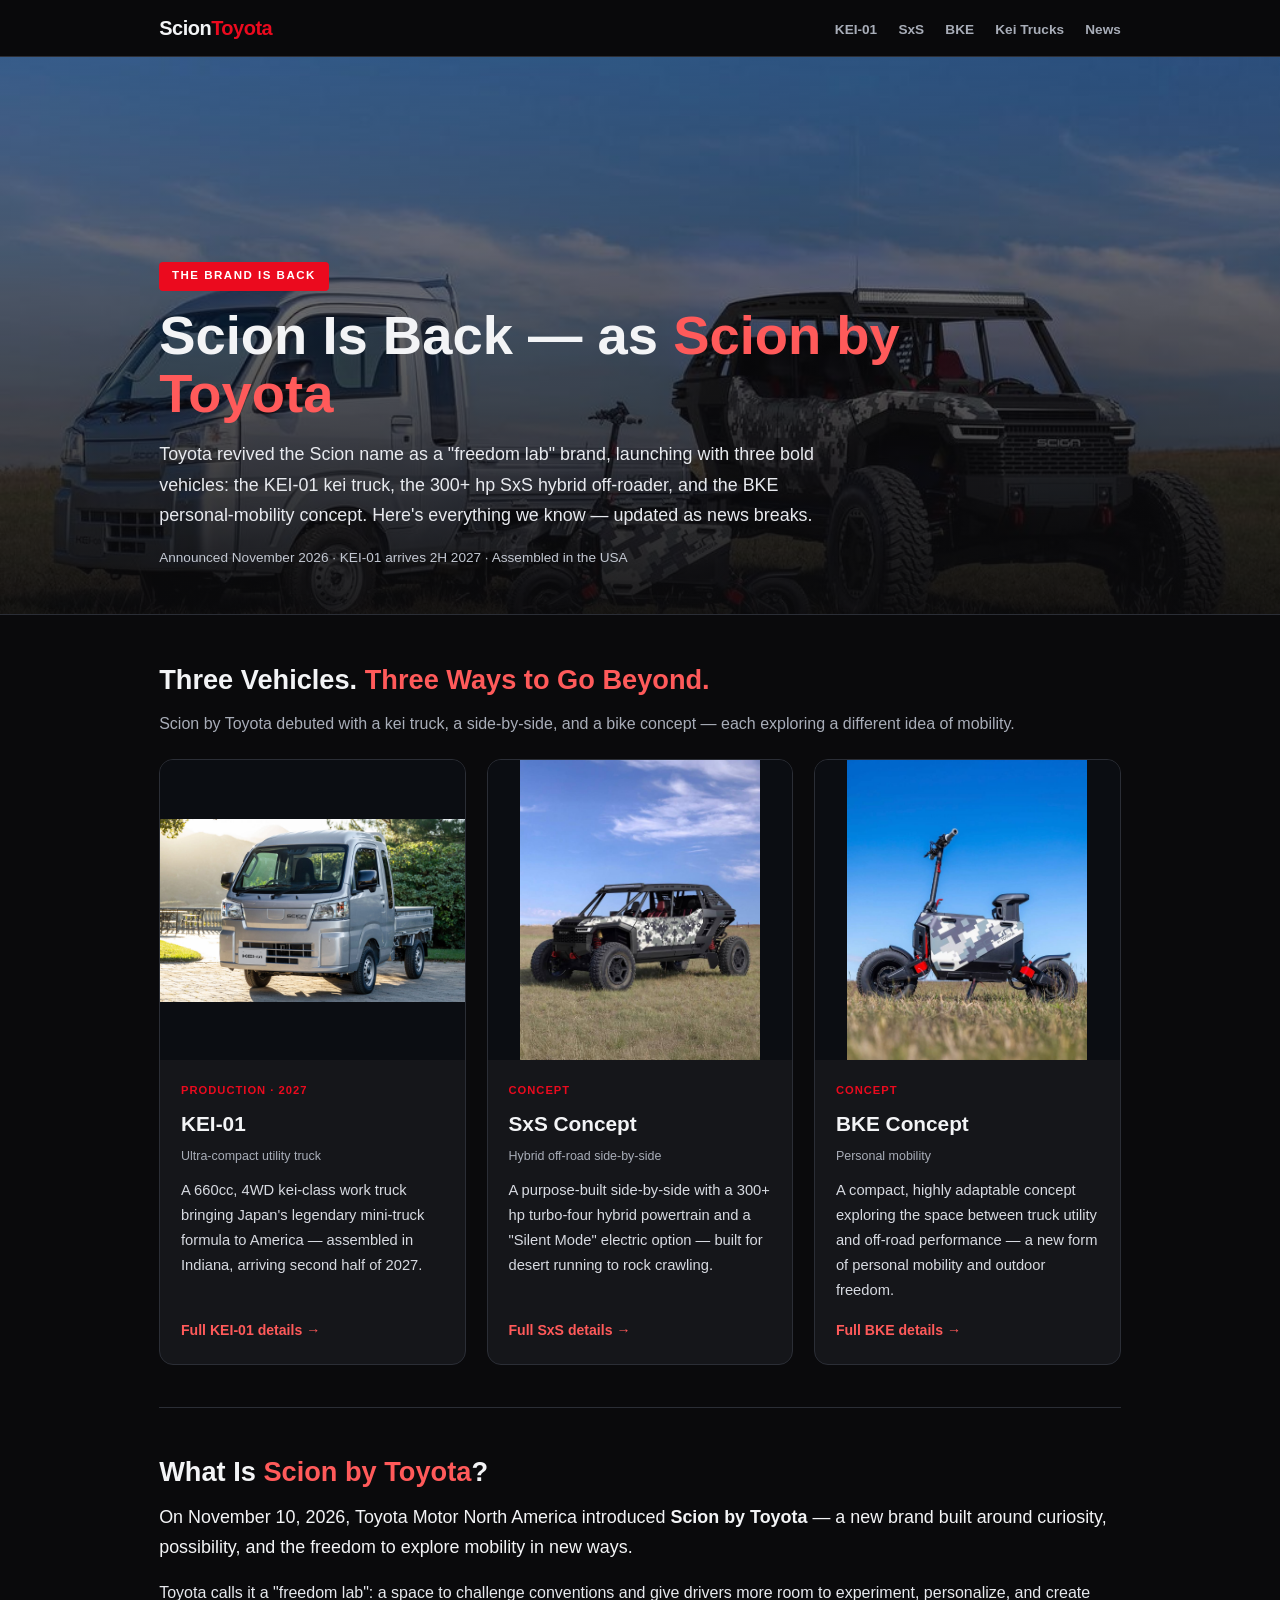
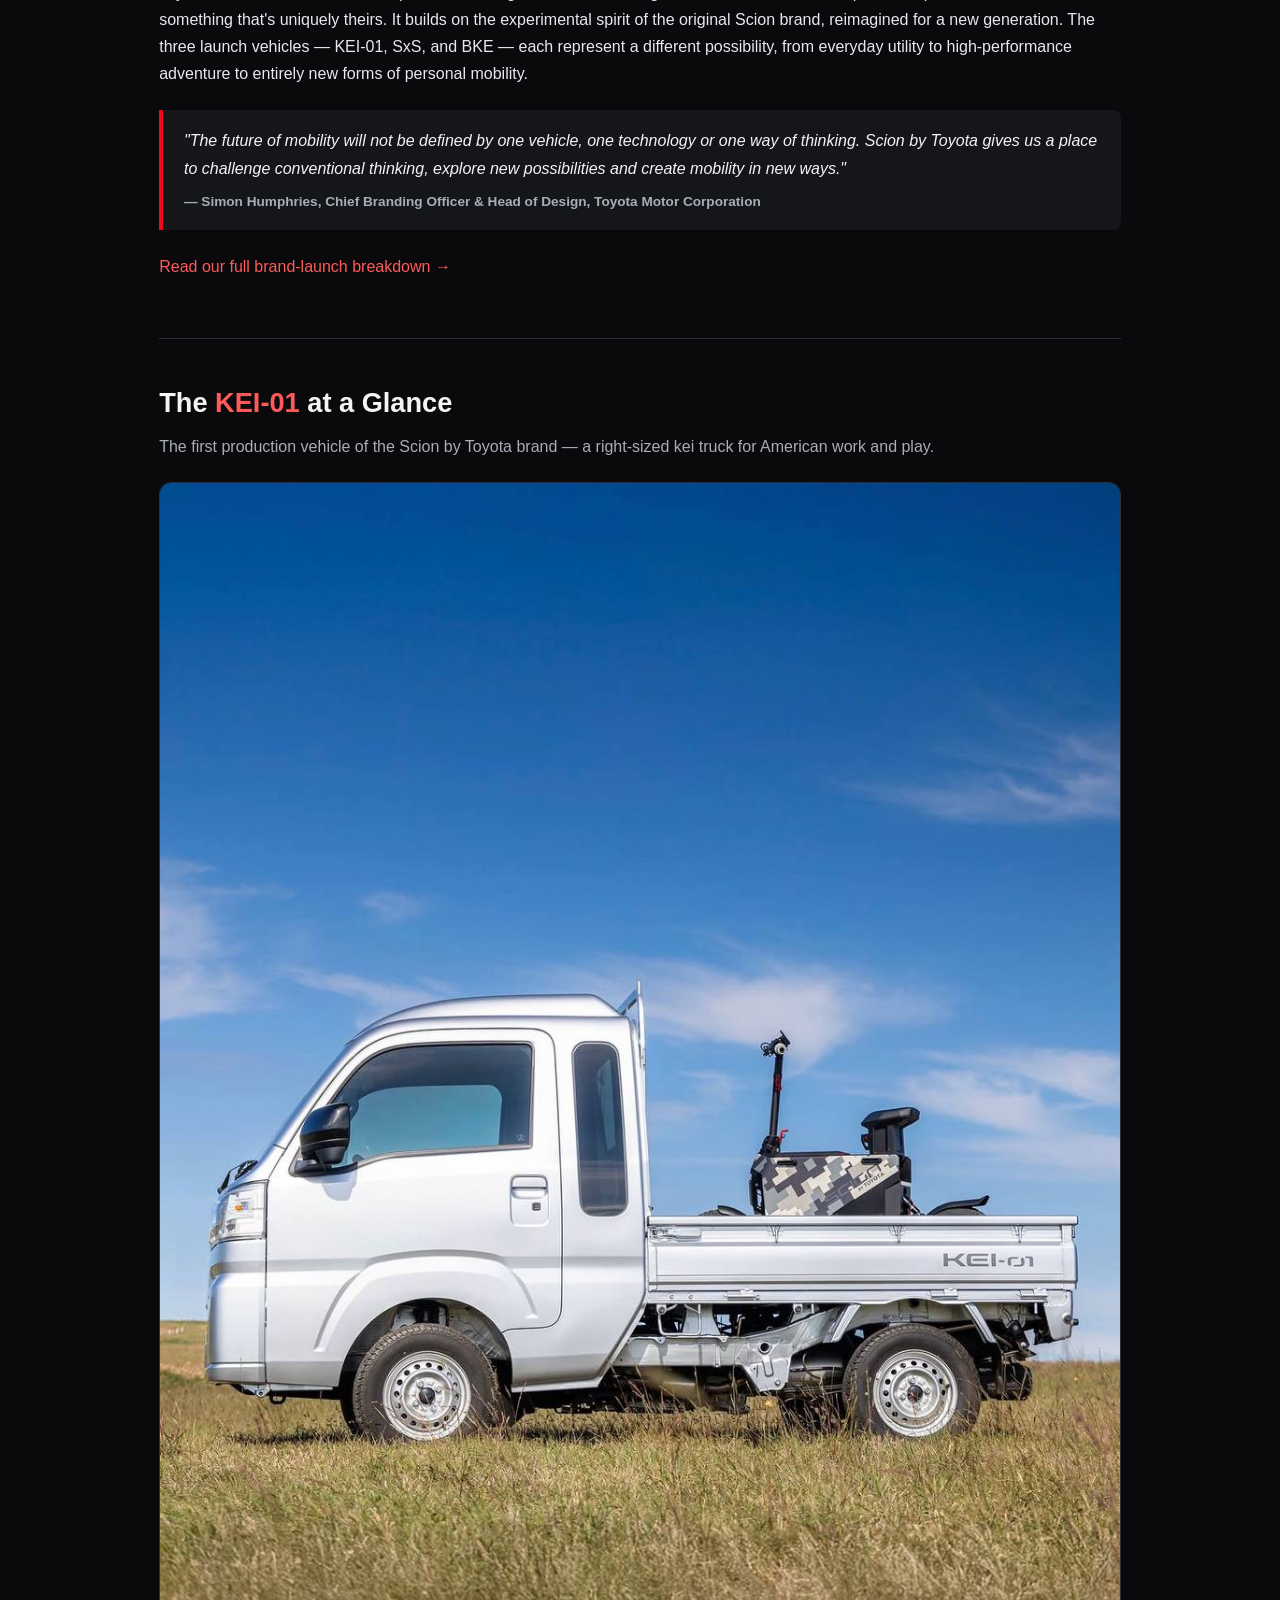
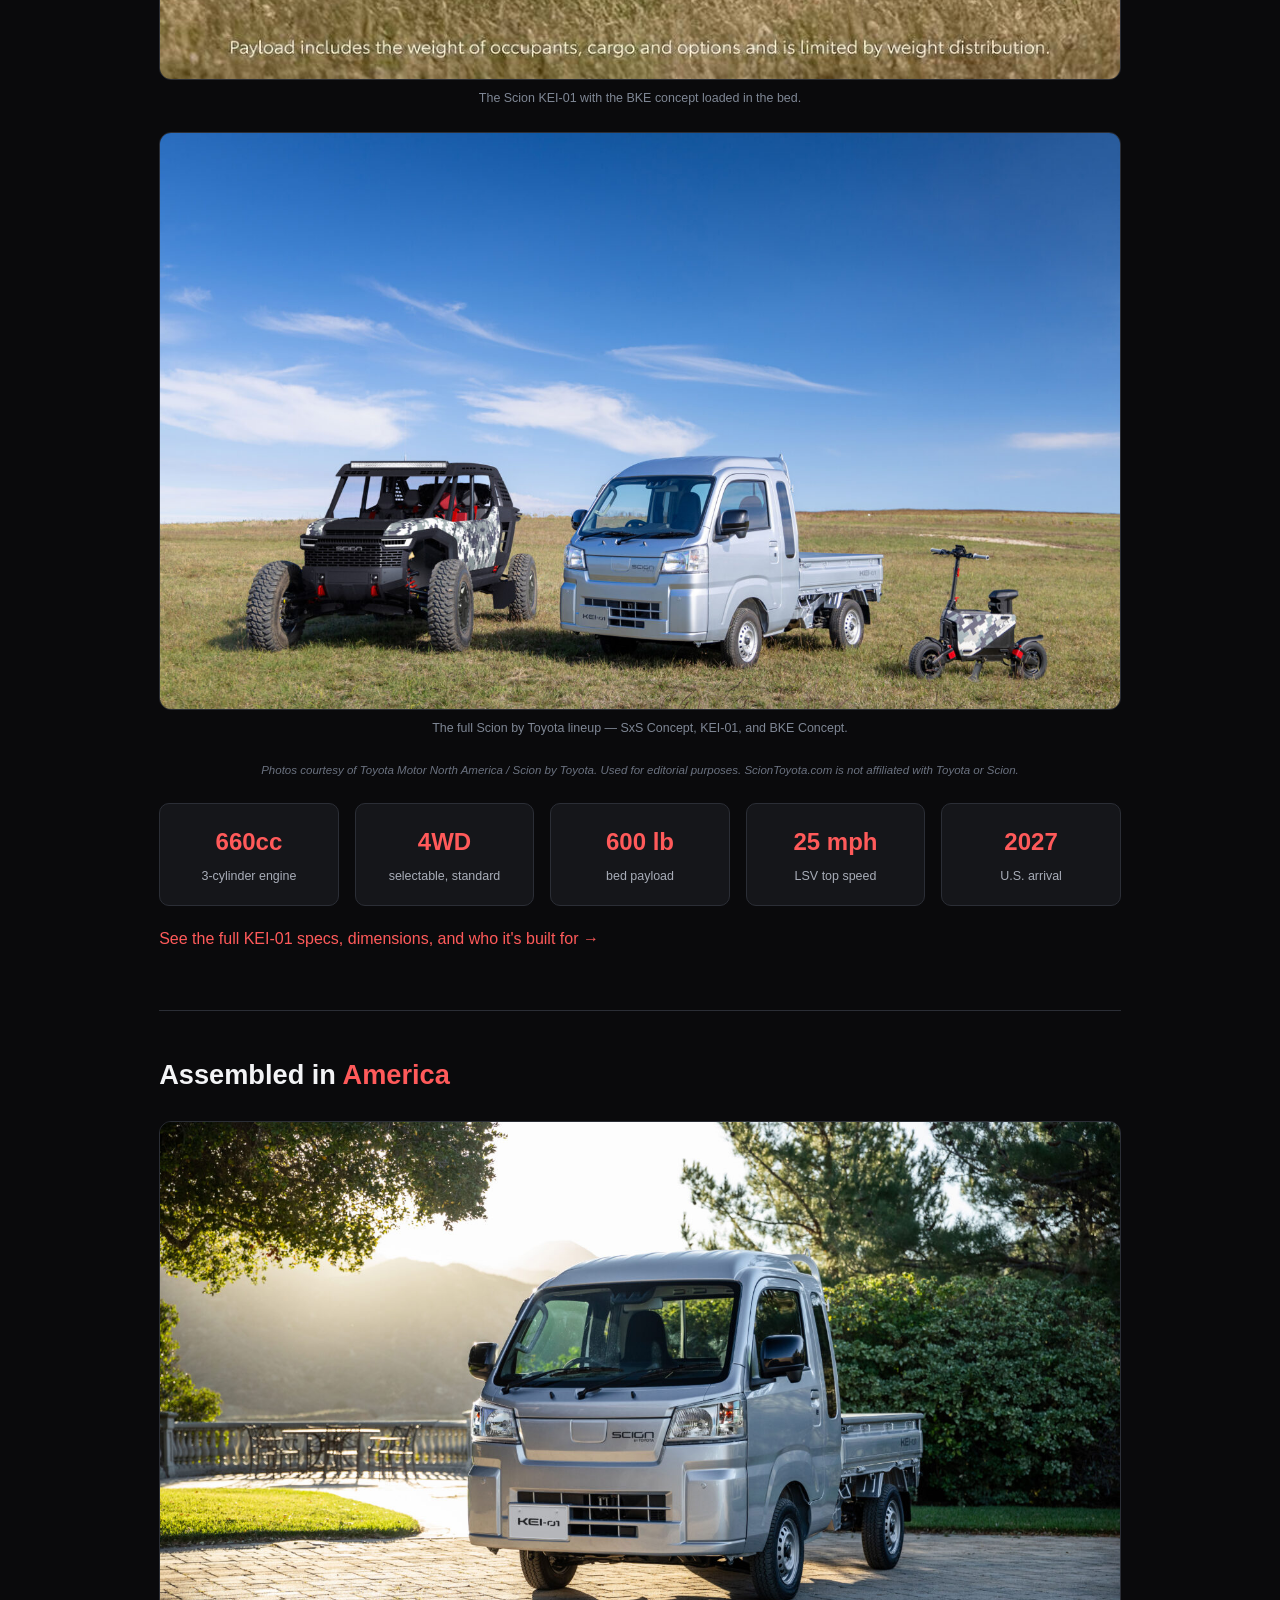
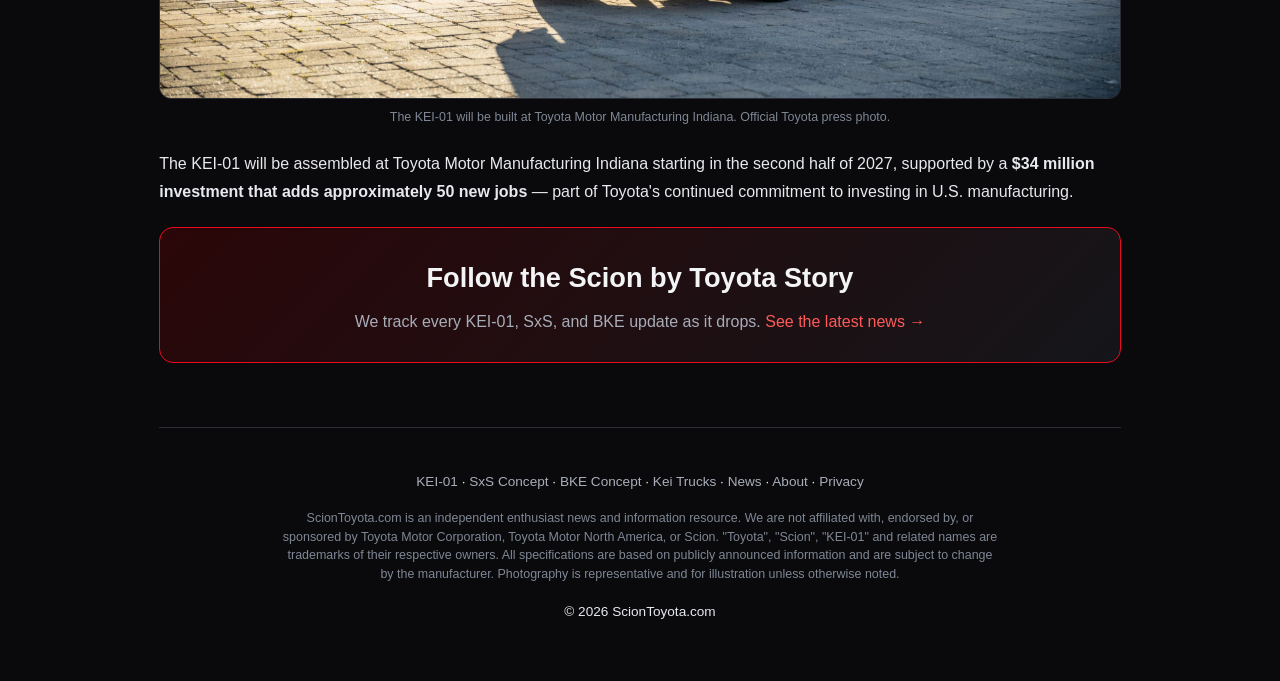
<file: index.html>
<!DOCTYPE html>
<html lang="en">
<head>
<meta charset="UTF-8">
<meta name="viewport" content="width=device-width, initial-scale=1.0">
<title>Scion by Toyota — KEI-01, SxS &amp; BKE: News, Specs &amp; Photos | ScionToyota.com</title>
<meta name="description" content="The complete independent hub for the revived Scion by Toyota brand: the KEI-01 kei truck (660cc 4WD, Indiana-built, 2027), the 300+ hp SxS hybrid off-roader, and the BKE personal mobility concept. News, full specs, photos, and daily updates.">
<link rel="canonical" href="https://sciontoyota.com/">
<meta name="robots" content="index,follow">
<meta property="og:type" content="website">
<meta property="og:site_name" content="ScionToyota.com">
<meta property="og:title" content="Scion by Toyota — KEI-01, SxS & BKE Hub">
<meta property="og:description" content="The revived Scion by Toyota: KEI-01 kei truck, SxS hybrid off-roader, and BKE concept. News, specs, photos, and updates.">
<meta property="og:url" content="https://sciontoyota.com/">
<meta property="og:image" content="https://sciontoyota.com/assets/img/ig-lineup.jpg">
<meta name="twitter:card" content="summary_large_image">
<meta name="twitter:title" content="Scion by Toyota — KEI-01, SxS & BKE">
<meta name="twitter:description" content="The revived Scion brand explained: three vehicles, three ways to go beyond.">
<meta name="twitter:image" content="https://sciontoyota.com/assets/img/ig-lineup.jpg">
<link rel="stylesheet" href="/assets/style.css">
<script type="application/ld+json">
{"@context":"https://schema.org","@type":"WebSite","name":"ScionToyota.com","url":"https://sciontoyota.com/","description":"Independent news and information hub for the Scion by Toyota brand — KEI-01, SxS Concept, and BKE Concept."}
</script>
<script type="application/ld+json">
{"@context":"https://schema.org","@type":"Article","headline":"Scion by Toyota Returns: KEI-01, SxS & BKE Explained","description":"Toyota revived the Scion brand as 'Scion by Toyota' with three vehicles: the KEI-01 kei truck, the SxS hybrid off-roader, and the BKE concept.","author":{"@type":"Organization","name":"ScionToyota.com"},"publisher":{"@type":"Organization","name":"ScionToyota.com","url":"https://sciontoyota.com"},"datePublished":"2026-11-12","dateModified":"2026-11-12","mainEntityOfPage":"https://sciontoyota.com/"}
</script>
</head>
<body>
<header class="site">
  <div class="nav">
    <div class="logo">Scion<span>Toyota</span></div>
    <nav>
      <a href="/kei-01/">KEI-01</a>
      <a href="/sxs-concept/">SxS</a>
      <a href="/bke-concept/">BKE</a>
      <a href="/what-is-a-kei-truck/">Kei Trucks</a>
      <a href="/blog/">News</a>
    </nav>
  </div>
</header>

<div class="hero-img" style="background-image:url('/assets/img/ig-lineup.jpg')">
  <div class="inner">
    <div class="wrap">
      <div class="badge">The Brand Is Back</div>
      <h1>Scion Is Back — as <em>Scion by Toyota</em></h1>
      <p>Toyota revived the Scion name as a "freedom lab" brand, launching with three bold vehicles: the KEI-01 kei truck, the 300+ hp SxS hybrid off-roader, and the BKE personal-mobility concept. Here's everything we know — updated as news breaks.</p>
      <div class="meta">Announced November 2026 · KEI-01 arrives 2H 2027 · Assembled in the USA</div>
    </div>
  </div>
</div>

<main class="wrap">

  <section id="lineup">
    <h2>Three Vehicles. <span class="accent">Three Ways to Go Beyond.</span></h2>
    <p class="sub">Scion by Toyota debuted with a kei truck, a side-by-side, and a bike concept — each exploring a different idea of mobility.</p>
    <div class="vehicles">
      <div class="vcard">
        <div class="ph" style="background-image:url('/assets/img/kei-6.jpg')"></div>
        <div class="bd">
          <div class="tag">Production · 2027</div>
          <h3>KEI-01</h3>
          <div class="status">Ultra-compact utility truck</div>
          <p>A 660cc, 4WD kei-class work truck bringing Japan's legendary mini-truck formula to America — assembled in Indiana, arriving second half of 2027.</p>
          <a class="more" href="/kei-01/">Full KEI-01 details →</a>
        </div>
      </div>
      <div class="vcard">
        <div class="ph" style="background-image:url('/assets/img/ig-sxs.jpg')"></div>
        <div class="bd">
          <div class="tag">Concept</div>
          <h3>SxS Concept</h3>
          <div class="status">Hybrid off-road side-by-side</div>
          <p>A purpose-built side-by-side with a 300+ hp turbo-four hybrid powertrain and a "Silent Mode" electric option — built for desert running to rock crawling.</p>
          <a class="more" href="/sxs-concept/">Full SxS details →</a>
        </div>
      </div>
      <div class="vcard">
        <div class="ph" style="background-image:url('/assets/img/ig-bke.jpg')"></div>
        <div class="bd">
          <div class="tag">Concept</div>
          <h3>BKE Concept</h3>
          <div class="status">Personal mobility</div>
          <p>A compact, highly adaptable concept exploring the space between truck utility and off-road performance — a new form of personal mobility and outdoor freedom.</p>
          <a class="more" href="/bke-concept/">Full BKE details →</a>
        </div>
      </div>
    </div>
  </section>

  <section id="brand">
    <h2>What Is <span class="accent">Scion by Toyota</span>?</h2>
    <p class="lead">On November 10, 2026, Toyota Motor North America introduced <strong>Scion by Toyota</strong> — a new brand built around curiosity, possibility, and the freedom to explore mobility in new ways.</p>
    <p>Toyota calls it a "freedom lab": a space to challenge conventions and give drivers more room to experiment, personalize, and create something that's uniquely theirs. It builds on the experimental spirit of the original Scion brand, reimagined for a new generation. The three launch vehicles — KEI-01, SxS, and BKE — each represent a different possibility, from everyday utility to high-performance adventure to entirely new forms of personal mobility.</p>
    <div class="quote">
      "The future of mobility will not be defined by one vehicle, one technology or one way of thinking. Scion by Toyota gives us a place to challenge conventional thinking, explore new possibilities and create mobility in new ways."
      <cite>— Simon Humphries, Chief Branding Officer &amp; Head of Design, Toyota Motor Corporation</cite>
    </div>
    <p><a href="/blog/scion-by-toyota-returns-kei-01-sxs-bke/">Read our full brand-launch breakdown →</a></p>
  </section>

  <section id="kei-snapshot">
    <h2>The <span class="accent">KEI-01</span> at a Glance</h2>
    <p class="sub">The first production vehicle of the Scion by Toyota brand — a right-sized kei truck for American work and play.</p>
    <figure>
      <img src="/assets/img/ig-kei-with-bke.jpg" alt="Scion KEI-01 kei truck with the BKE personal mobility concept loaded in its bed" loading="lazy">
      <figcaption>The Scion KEI-01 with the BKE concept loaded in the bed.</figcaption>
    </figure>
    <figure>
      <img src="/assets/img/family-2.jpg" alt="Scion by Toyota full lineup: SxS Concept, KEI-01 truck, and BKE Concept together in a field" loading="lazy">
      <figcaption>The full Scion by Toyota lineup — SxS Concept, KEI-01, and BKE Concept.</figcaption>
    </figure>
    <p class="photo-credit">Photos courtesy of Toyota Motor North America / Scion by Toyota. Used for editorial purposes. ScionToyota.com is not affiliated with Toyota or Scion.</p>
    <div class="factbar">
      <div class="fact"><div class="n">660cc</div><div class="l">3-cylinder engine</div></div>
      <div class="fact"><div class="n">4WD</div><div class="l">selectable, standard</div></div>
      <div class="fact"><div class="n">600 lb</div><div class="l">bed payload</div></div>
      <div class="fact"><div class="n">25 mph</div><div class="l">LSV top speed</div></div>
      <div class="fact"><div class="n">2027</div><div class="l">U.S. arrival</div></div>
    </div>
    <p style="margin-top:1.2rem"><a href="/kei-01/">See the full KEI-01 specs, dimensions, and who it's built for →</a></p>
  </section>

  <section id="made-in-america">
    <h2>Assembled in <span class="accent">America</span></h2>
    <figure>
      <img src="/assets/img/kei-5.jpg" alt="Scion KEI-01 kei truck exterior, front three-quarter view" loading="lazy">
      <figcaption>The KEI-01 will be built at Toyota Motor Manufacturing Indiana. Official Toyota press photo.</figcaption>
    </figure>
    <p>The KEI-01 will be assembled at Toyota Motor Manufacturing Indiana starting in the second half of 2027, supported by a <strong>$34 million investment that adds approximately 50 new jobs</strong> — part of Toyota's continued commitment to investing in U.S. manufacturing.</p>
    <div class="cta">
      <h2>Follow the Scion by Toyota Story</h2>
      <p style="margin-bottom:0;color:var(--muted)">We track every KEI-01, SxS, and BKE update as it drops. <a href="/blog/">See the latest news →</a></p>
    </div>
  </section>

</main>

<footer>
  <div class="wrap">
    <p><a href="/kei-01/">KEI-01</a> · <a href="/sxs-concept/">SxS Concept</a> · <a href="/bke-concept/">BKE Concept</a> · <a href="/what-is-a-kei-truck/">Kei Trucks</a> · <a href="/blog/">News</a> · <a href="/about.html">About</a> · <a href="/privacy.html">Privacy</a></p>
    <p class="disclaimer">ScionToyota.com is an independent enthusiast news and information resource. We are not affiliated with, endorsed by, or sponsored by Toyota Motor Corporation, Toyota Motor North America, or Scion. "Toyota", "Scion", "KEI-01" and related names are trademarks of their respective owners. All specifications are based on publicly announced information and are subject to change by the manufacturer. Photography is representative and for illustration unless otherwise noted.</p>
    <p style="margin-top:1rem">&copy; 2026 ScionToyota.com</p>
  </div>
</footer>
</body>
</html>
</file>
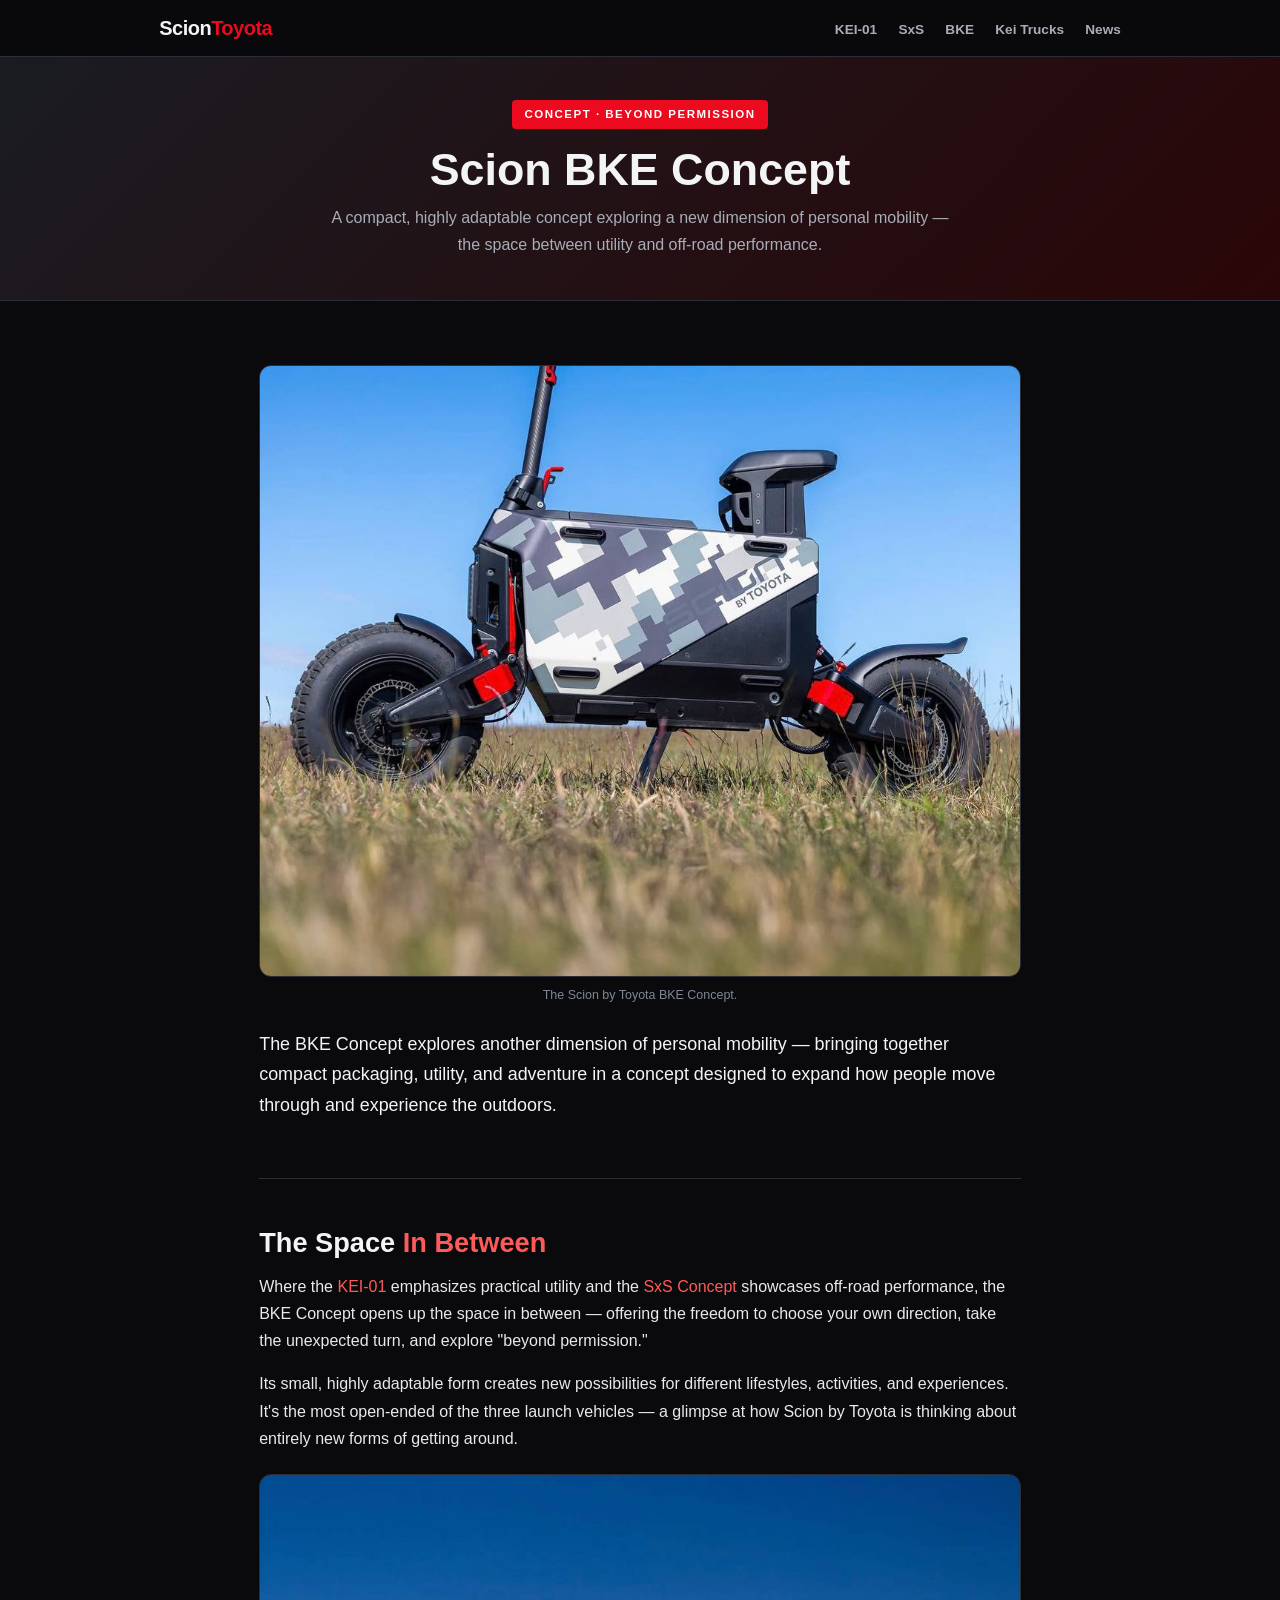
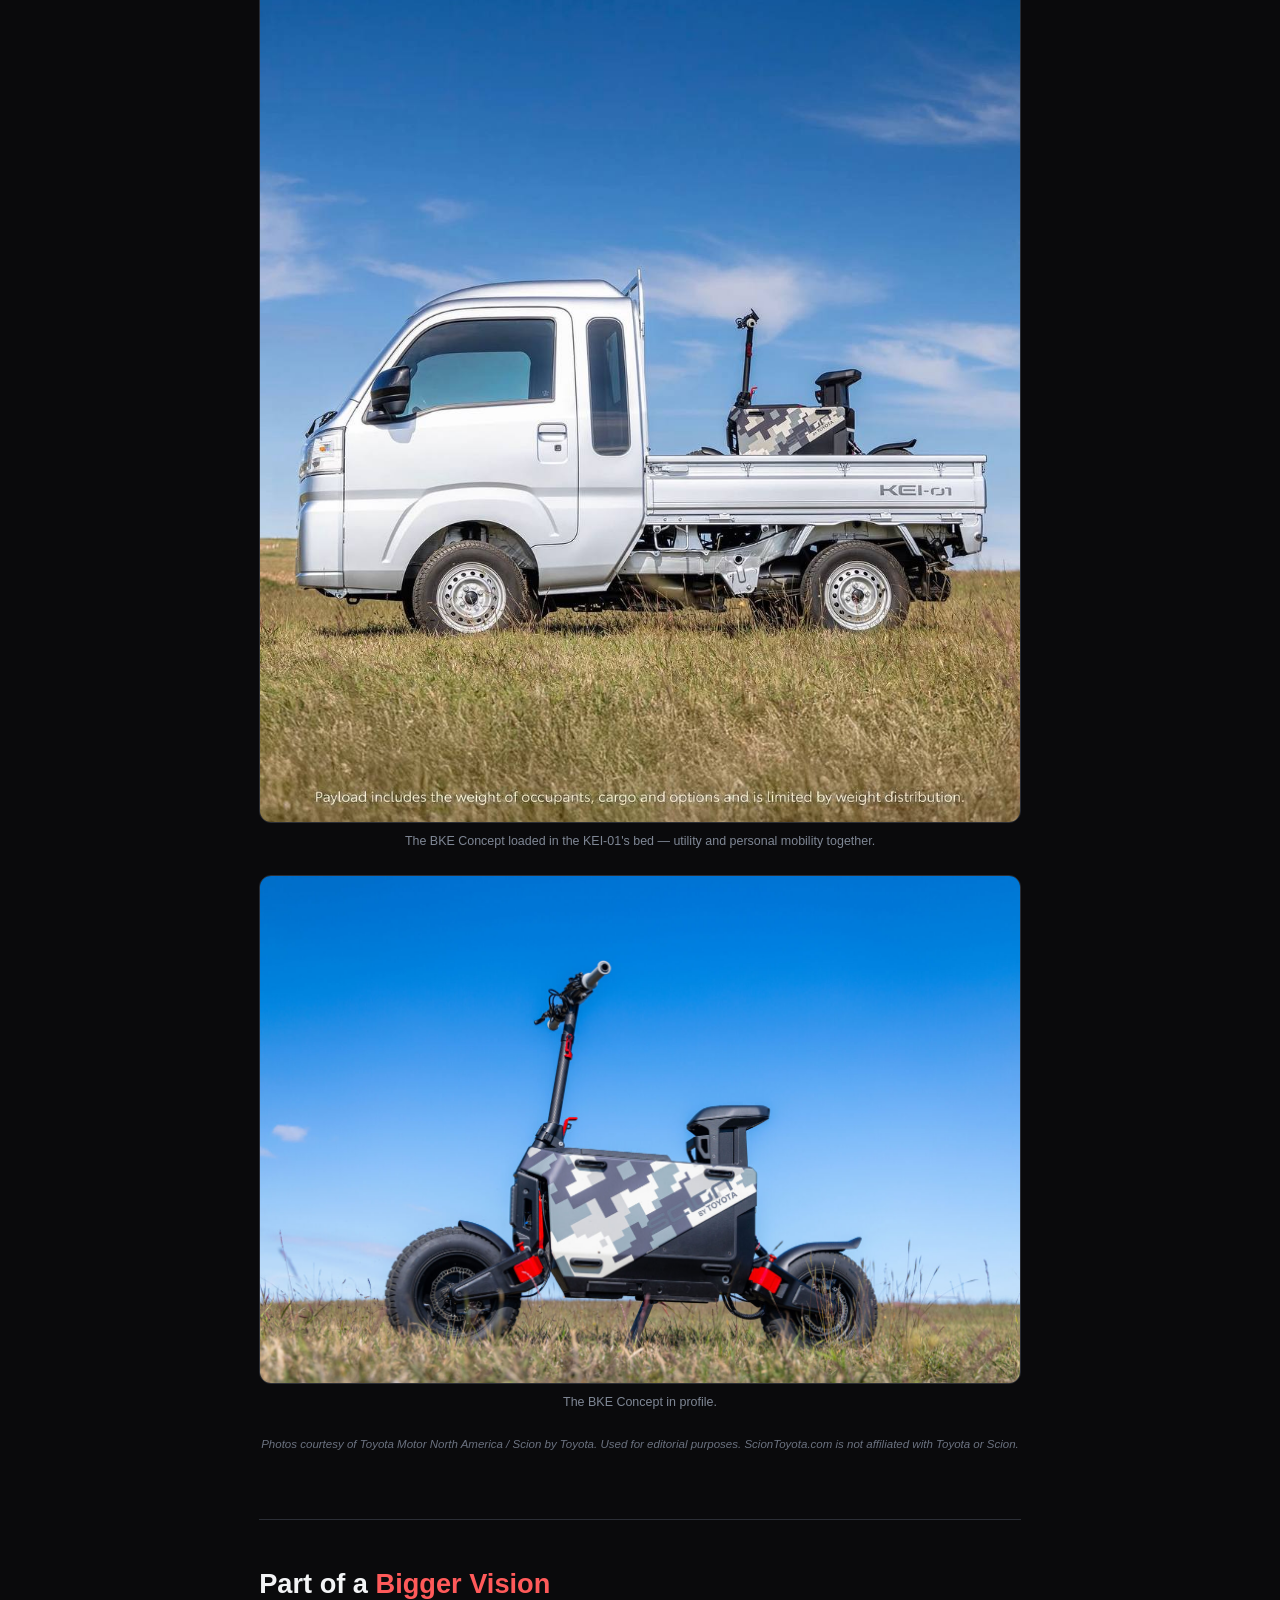
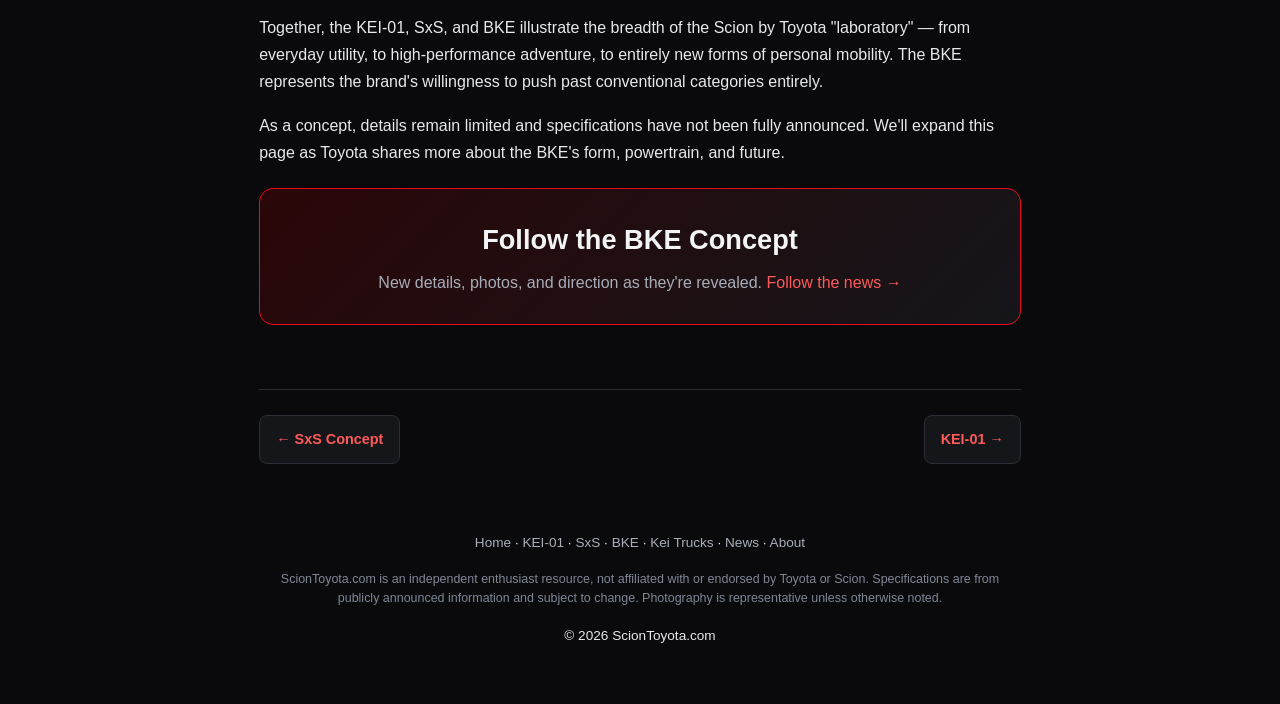
<file: bke-concept/index.html>
<!DOCTYPE html>
<html lang="en">
<head>
<meta charset="UTF-8">
<meta name="viewport" content="width=device-width, initial-scale=1.0">
<title>Scion BKE Concept: Personal Mobility, Reimagined | ScionToyota.com</title>
<meta name="description" content="The Scion by Toyota BKE Concept explores a new dimension of personal mobility — compact packaging, utility, and adventure. 'Beyond permission': the freedom to choose your own direction.">
<link rel="canonical" href="https://sciontoyota.com/bke-concept/">
<meta name="robots" content="index,follow">
<meta property="og:type" content="article">
<meta property="og:site_name" content="ScionToyota.com">
<meta property="og:title" content="Scion BKE Concept — Personal Mobility Reimagined">
<meta property="og:description" content="The BKE Concept opens up a new form of compact, adaptable personal mobility from Scion by Toyota.">
<meta property="og:url" content="https://sciontoyota.com/bke-concept/">
<meta property="og:image" content="https://sciontoyota.com/assets/img/ig-bke.jpg">
<link rel="stylesheet" href="/assets/style.css">
<script type="application/ld+json">
{"@context":"https://schema.org","@type":"Article","headline":"Scion BKE Concept: Personal Mobility, Reimagined","author":{"@type":"Organization","name":"ScionToyota.com"},"publisher":{"@type":"Organization","name":"ScionToyota.com","url":"https://sciontoyota.com"},"datePublished":"2026-11-12","dateModified":"2026-11-12","mainEntityOfPage":"https://sciontoyota.com/bke-concept/"}
</script>
</head>
<body>
<header class="site">
  <div class="nav">
    <div class="logo"><a href="/" style="color:inherit">Scion<span>Toyota</span></a></div>
    <nav>
      <a href="/kei-01/">KEI-01</a>
      <a href="/sxs-concept/">SxS</a>
      <a href="/bke-concept/">BKE</a>
      <a href="/what-is-a-kei-truck/">Kei Trucks</a>
      <a href="/blog/">News</a>
    </nav>
  </div>
</header>

<div class="pagehead">
  <div class="wrap">
    <div class="badge">Concept · Beyond Permission</div>
    <h1>Scion BKE Concept</h1>
    <p>A compact, highly adaptable concept exploring a new dimension of personal mobility — the space between utility and off-road performance.</p>
  </div>
</div>

<main class="wrap-narrow">
  <section>
    <figure>
      <img src="/assets/img/ig-bke.jpg" alt="Scion by Toyota BKE Concept personal mobility device, profile view" loading="lazy">
      <figcaption>The Scion by Toyota BKE Concept.</figcaption>
    </figure>
    <p class="lead">The BKE Concept explores another dimension of personal mobility — bringing together compact packaging, utility, and adventure in a concept designed to expand how people move through and experience the outdoors.</p>
  </section>

  <section>
    <h2>The Space <span class="accent">In Between</span></h2>
    <p>Where the <a href="/kei-01/">KEI-01</a> emphasizes practical utility and the <a href="/sxs-concept/">SxS Concept</a> showcases off-road performance, the BKE Concept opens up the space in between — offering the freedom to choose your own direction, take the unexpected turn, and explore "beyond permission."</p>
    <p>Its small, highly adaptable form creates new possibilities for different lifestyles, activities, and experiences. It's the most open-ended of the three launch vehicles — a glimpse at how Scion by Toyota is thinking about entirely new forms of getting around.</p>
    <figure>
      <img src="/assets/img/ig-kei-with-bke.jpg" alt="Scion KEI-01 truck carrying the BKE Concept in its bed" loading="lazy">
      <figcaption>The BKE Concept loaded in the KEI-01's bed — utility and personal mobility together.</figcaption>
    </figure>
    <figure>
      <img src="/assets/img/bke-1.jpg" alt="Scion by Toyota BKE Concept personal mobility device, side profile detail" loading="lazy">
      <figcaption>The BKE Concept in profile.</figcaption>
    </figure>
    <p class="photo-credit">Photos courtesy of Toyota Motor North America / Scion by Toyota. Used for editorial purposes. ScionToyota.com is not affiliated with Toyota or Scion.</p>
  </section>

  <section>
    <h2>Part of a <span class="accent">Bigger Vision</span></h2>
    <p>Together, the KEI-01, SxS, and BKE illustrate the breadth of the Scion by Toyota "laboratory" — from everyday utility, to high-performance adventure, to entirely new forms of personal mobility. The BKE represents the brand's willingness to push past conventional categories entirely.</p>
    <p>As a concept, details remain limited and specifications have not been fully announced. We'll expand this page as Toyota shares more about the BKE's form, powertrain, and future.</p>
    <div class="cta">
      <h2>Follow the BKE Concept</h2>
      <p style="margin-bottom:0;color:var(--muted)">New details, photos, and direction as they're revealed. <a href="/blog/">Follow the news →</a></p>
    </div>
  </section>

  <div class="prevnext">
    <a href="/sxs-concept/">← SxS Concept</a>
    <a href="/kei-01/">KEI-01 →</a>
  </div>
</main>

<footer>
  <div class="wrap">
    <p><a href="/">Home</a> · <a href="/kei-01/">KEI-01</a> · <a href="/sxs-concept/">SxS</a> · <a href="/bke-concept/">BKE</a> · <a href="/what-is-a-kei-truck/">Kei Trucks</a> · <a href="/blog/">News</a> · <a href="/about.html">About</a></p>
    <p class="disclaimer">ScionToyota.com is an independent enthusiast resource, not affiliated with or endorsed by Toyota or Scion. Specifications are from publicly announced information and subject to change. Photography is representative unless otherwise noted.</p>
    <p style="margin-top:1rem">&copy; 2026 ScionToyota.com</p>
  </div>
</footer>
</body>
</html>
</file>
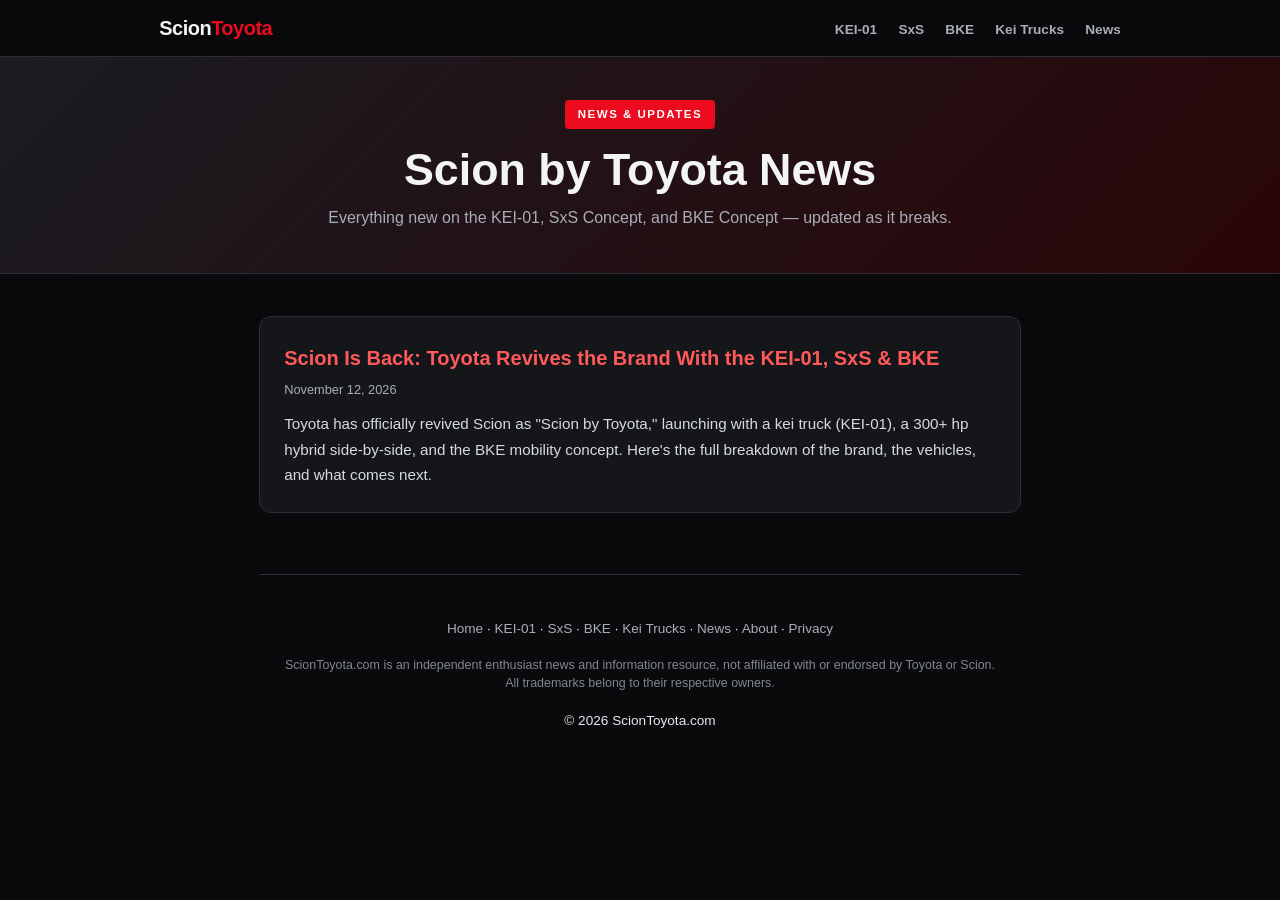
<file: blog/index.html>
<!DOCTYPE html>
<html lang="en">
<head>
<meta charset="UTF-8">
<meta name="viewport" content="width=device-width, initial-scale=1.0">
<title>Scion by Toyota News &amp; Updates — KEI-01, SxS, BKE | ScionToyota.com</title>
<meta name="description" content="The latest Scion by Toyota news — KEI-01 kei truck updates, SxS hybrid off-roader developments, BKE concept news, pricing, release timing, and more. Updated regularly.">
<link rel="canonical" href="https://sciontoyota.com/blog/">
<meta name="robots" content="index,follow">
<meta property="og:type" content="website">
<meta property="og:site_name" content="ScionToyota.com">
<meta property="og:title" content="Scion by Toyota News & Updates">
<meta property="og:url" content="https://sciontoyota.com/blog/">
<meta property="og:image" content="https://sciontoyota.com/assets/img/ig-lineup.jpg">
<link rel="stylesheet" href="/assets/style.css">
</head>
<body>
<header class="site">
  <div class="nav">
    <div class="logo"><a href="/" style="color:inherit">Scion<span>Toyota</span></a></div>
    <nav>
      <a href="/kei-01/">KEI-01</a>
      <a href="/sxs-concept/">SxS</a>
      <a href="/bke-concept/">BKE</a>
      <a href="/what-is-a-kei-truck/">Kei Trucks</a>
      <a href="/blog/">News</a>
    </nav>
  </div>
</header>

<div class="pagehead">
  <div class="wrap">
    <div class="badge">News &amp; Updates</div>
    <h1>Scion by Toyota News</h1>
    <p>Everything new on the KEI-01, SxS Concept, and BKE Concept — updated as it breaks.</p>
  </div>
</div>

<main class="wrap-narrow">
<section>
<article class="post" style="background:var(--panel);border:1px solid var(--line);border-radius:12px;padding:1.5rem;margin-bottom:1.2rem">
  <h2 style="font-size:1.25rem;margin-bottom:.3rem"><a href="/blog/scion-by-toyota-returns-kei-01-sxs-bke/">Scion Is Back: Toyota Revives the Brand With the KEI-01, SxS &amp; BKE</a></h2>
  <div style="color:var(--muted);font-size:.8rem;margin-bottom:.6rem">November 12, 2026</div>
  <p style="color:#d7dae1;font-size:.95rem;margin:0">Toyota has officially revived Scion as "Scion by Toyota," launching with a kei truck (KEI-01), a 300+ hp hybrid side-by-side, and the BKE mobility concept. Here's the full breakdown of the brand, the vehicles, and what comes next.</p>
</article>
</section>
</main>

<footer>
  <div class="wrap">
    <p><a href="/">Home</a> · <a href="/kei-01/">KEI-01</a> · <a href="/sxs-concept/">SxS</a> · <a href="/bke-concept/">BKE</a> · <a href="/what-is-a-kei-truck/">Kei Trucks</a> · <a href="/blog/">News</a> · <a href="/about.html">About</a> · <a href="/privacy.html">Privacy</a></p>
    <p class="disclaimer">ScionToyota.com is an independent enthusiast news and information resource, not affiliated with or endorsed by Toyota or Scion. All trademarks belong to their respective owners.</p>
    <p style="margin-top:1rem">&copy; 2026 ScionToyota.com</p>
  </div>
</footer>
</body>
</html>
</file>
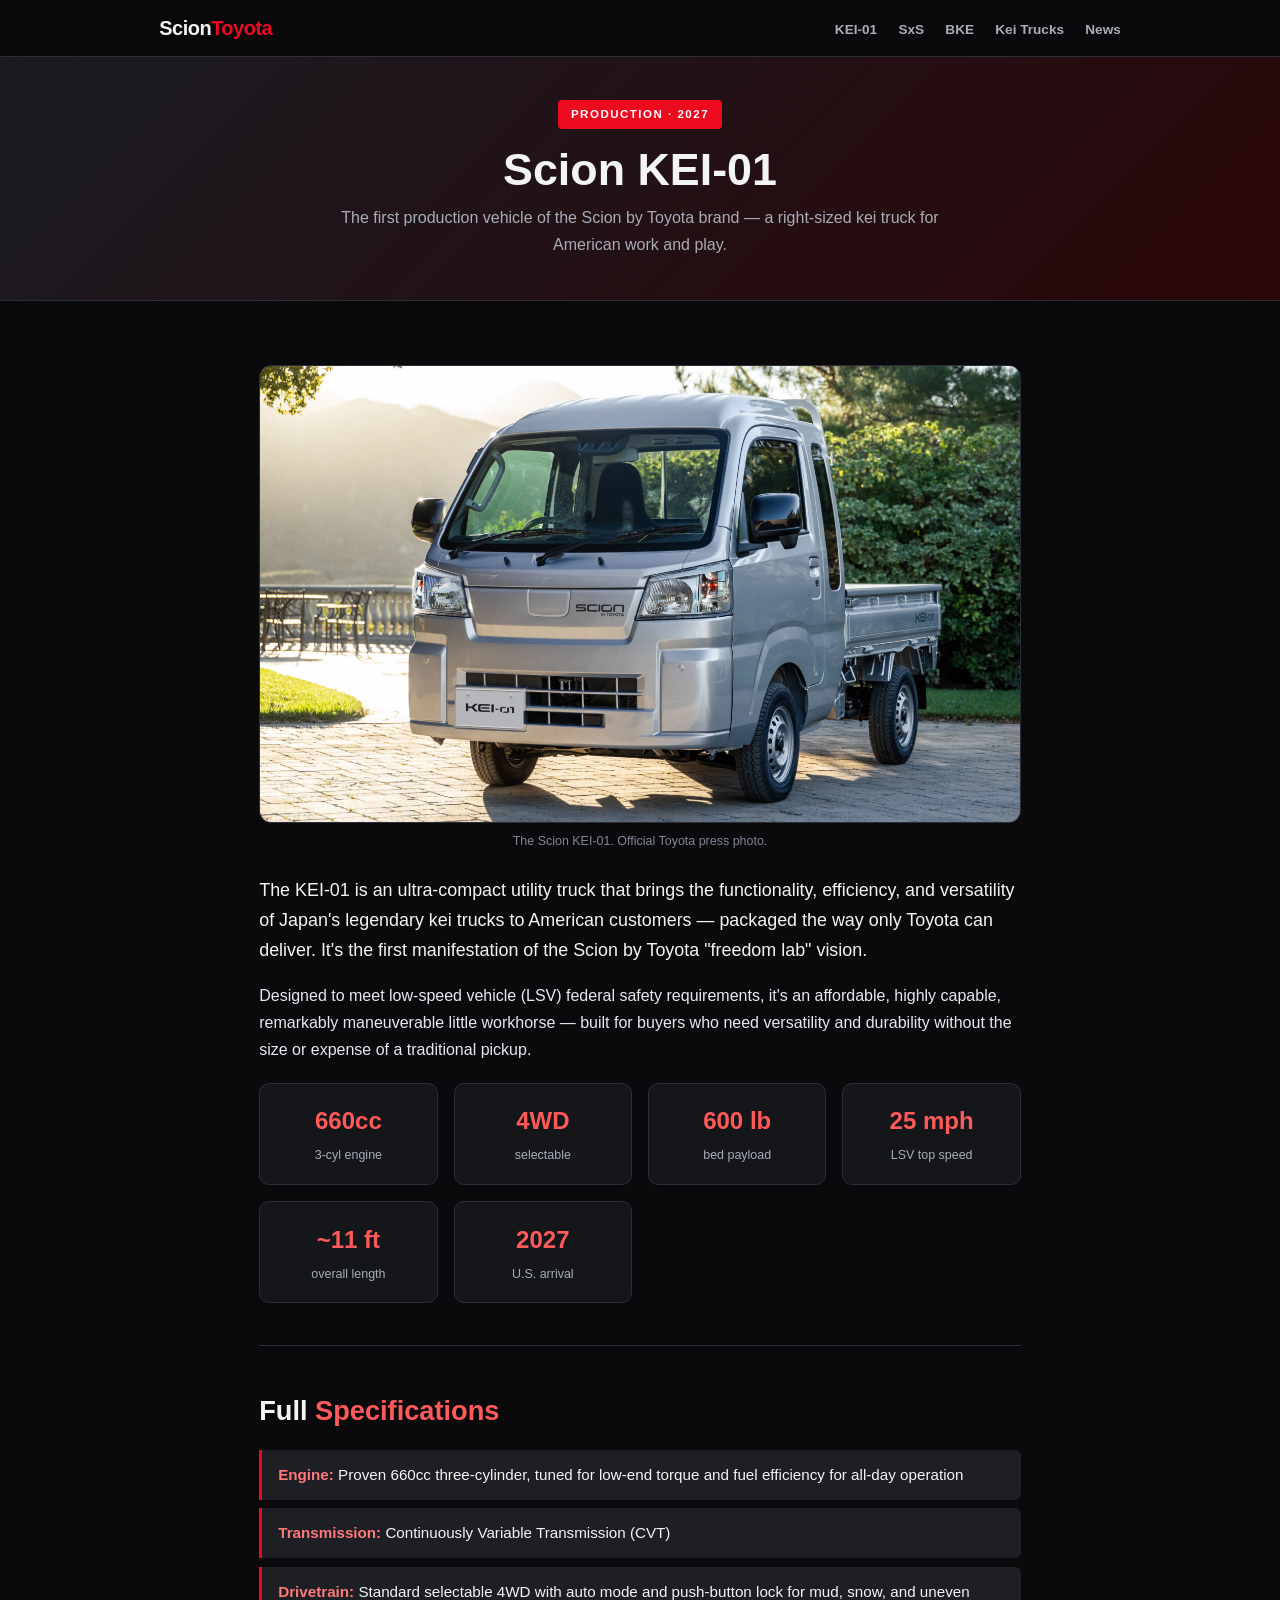
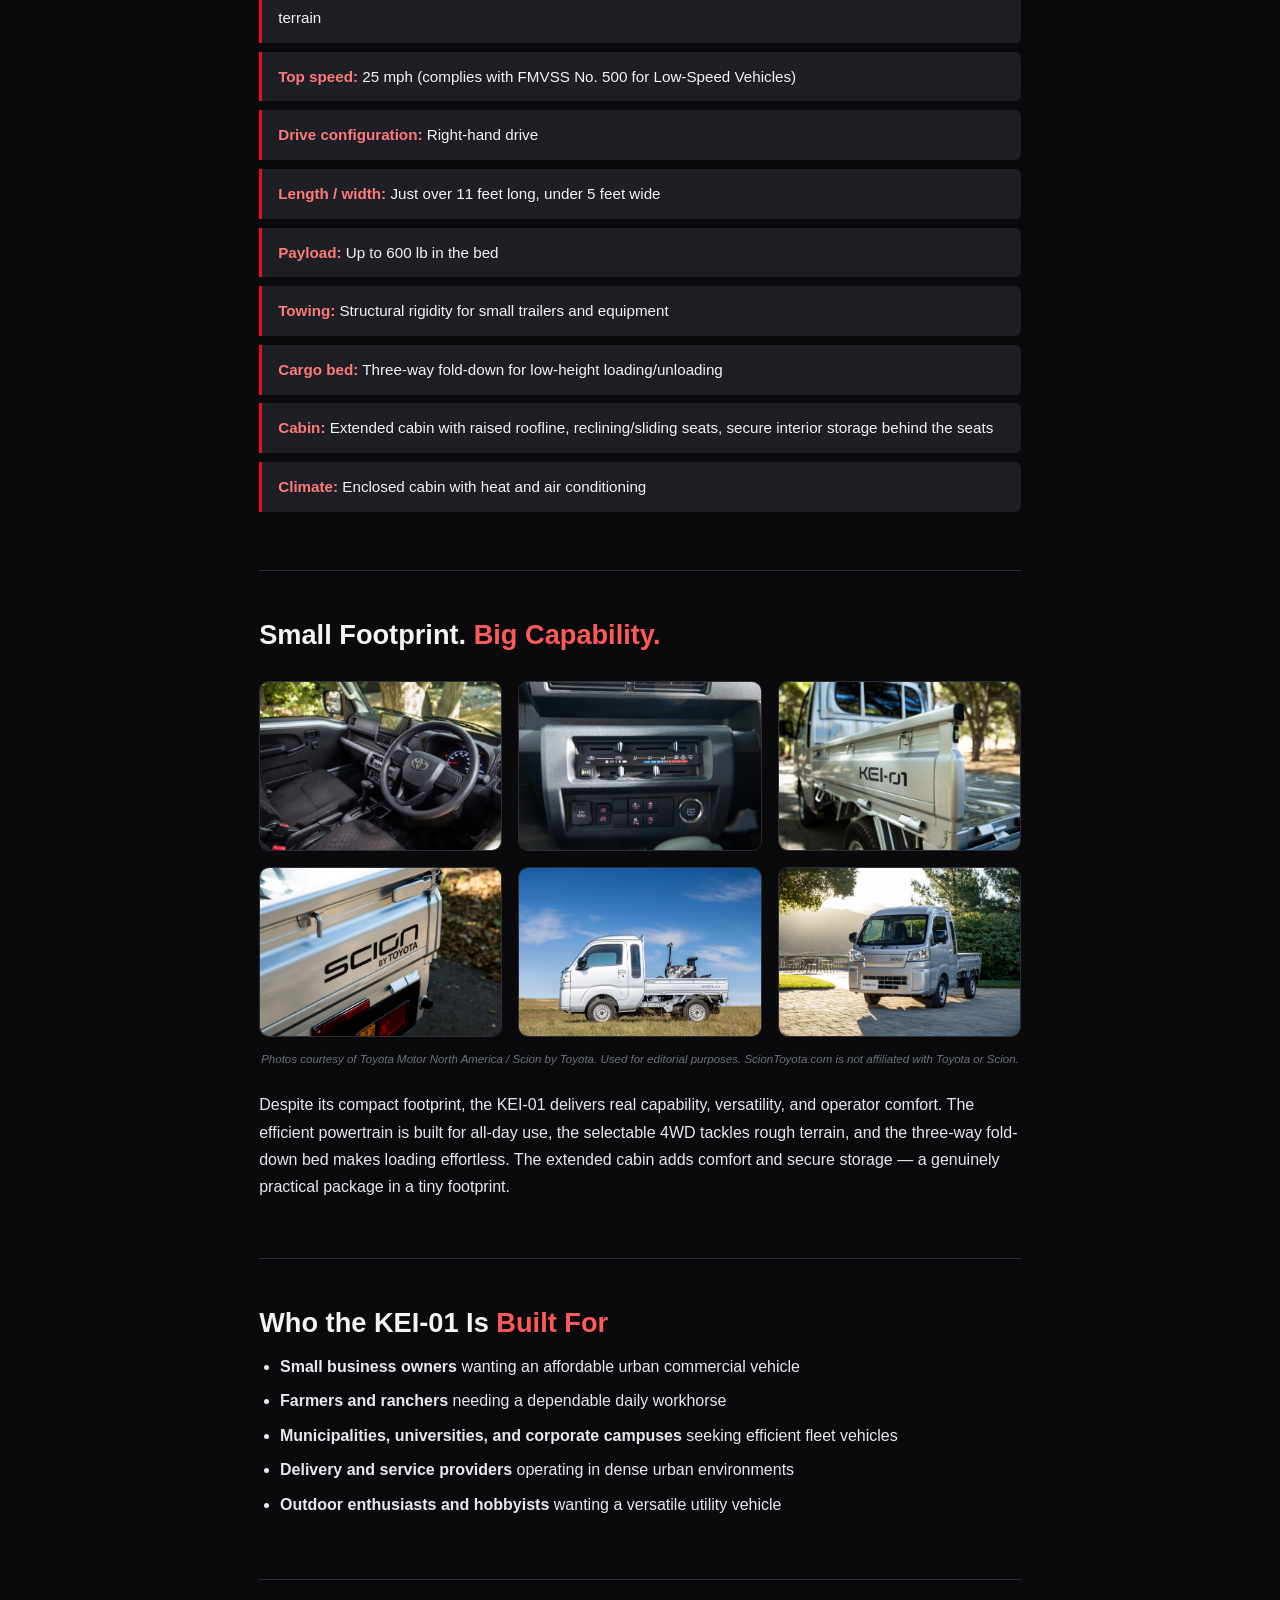
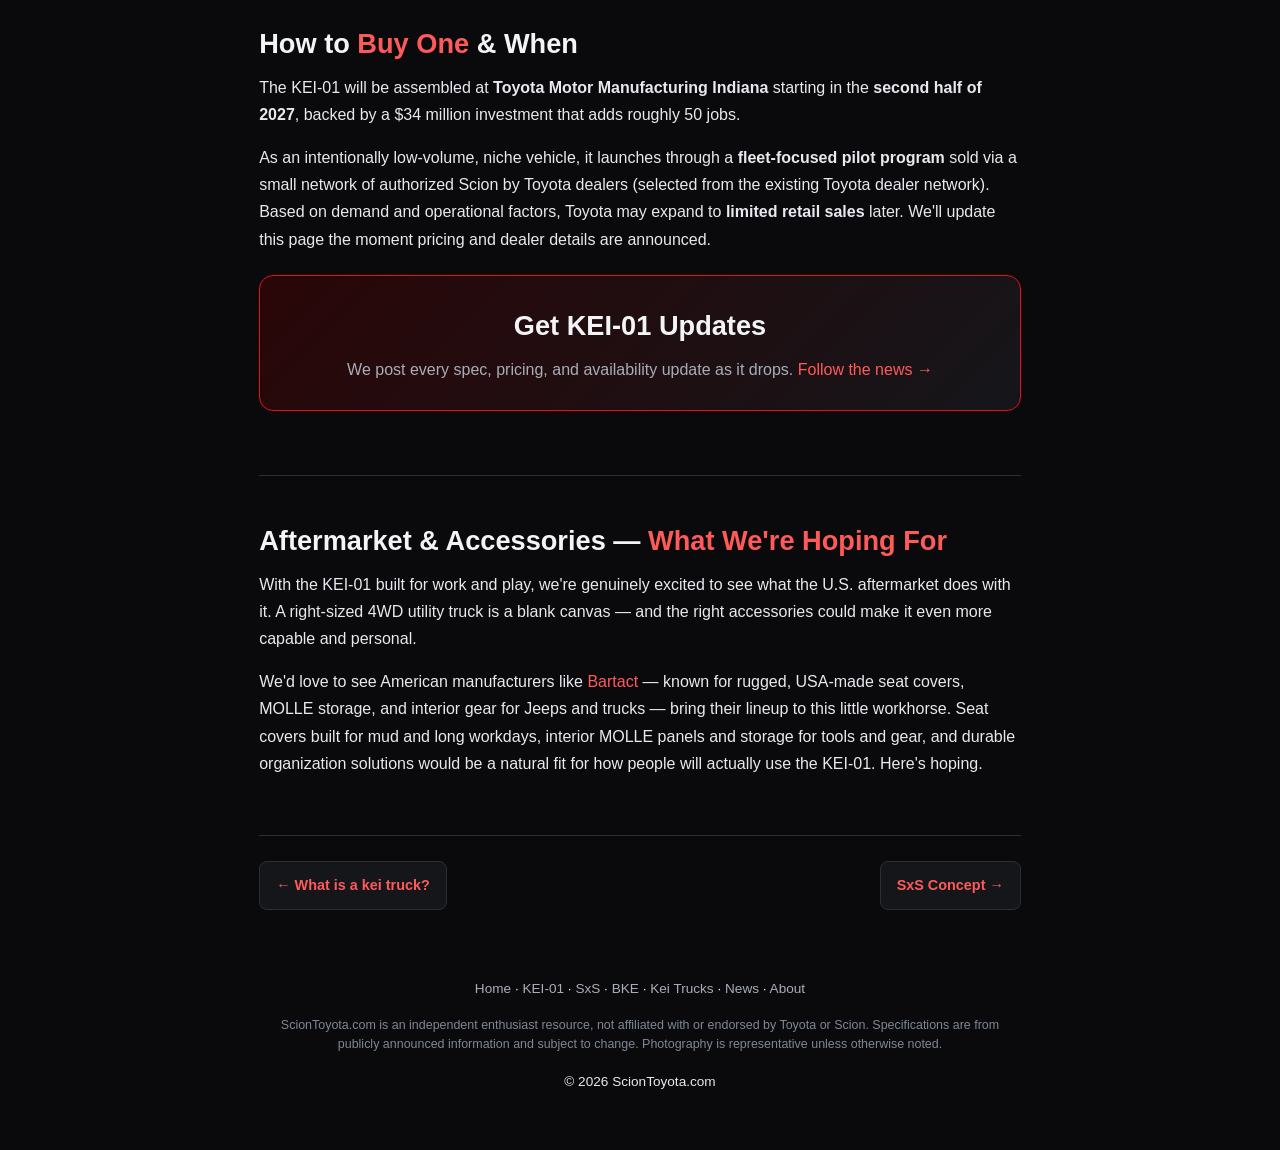
<file: kei-01/index.html>
<!DOCTYPE html>
<html lang="en">
<head>
<meta charset="UTF-8">
<meta name="viewport" content="width=device-width, initial-scale=1.0">
<title>Scion KEI-01: Full Specs, Dimensions, Payload &amp; 2027 Release | ScionToyota.com</title>
<meta name="description" content="Complete Scion by Toyota KEI-01 details: 660cc 3-cylinder engine, CVT, selectable 4WD, 600 lb payload, 25 mph LSV top speed, 11 ft long, Indiana-built, arriving 2H 2027. Who it's built for and how to buy.">
<link rel="canonical" href="https://sciontoyota.com/kei-01/">
<meta name="robots" content="index,follow">
<meta property="og:type" content="article">
<meta property="og:site_name" content="ScionToyota.com">
<meta property="og:title" content="Scion KEI-01 — Full Specs & 2027 Release">
<meta property="og:description" content="660cc 4WD kei truck, 600 lb payload, 25 mph LSV, Indiana-built, 2027. Full KEI-01 breakdown.">
<meta property="og:url" content="https://sciontoyota.com/kei-01/">
<meta property="og:image" content="https://sciontoyota.com/assets/img/kei-6.jpg">
<link rel="stylesheet" href="/assets/style.css">
<script type="application/ld+json">
{"@context":"https://schema.org","@type":"Article","headline":"Scion KEI-01: Full Specs, Dimensions & 2027 Release","author":{"@type":"Organization","name":"ScionToyota.com"},"publisher":{"@type":"Organization","name":"ScionToyota.com","url":"https://sciontoyota.com"},"datePublished":"2026-11-12","dateModified":"2026-11-12","mainEntityOfPage":"https://sciontoyota.com/kei-01/"}
</script>
</head>
<body>
<header class="site">
  <div class="nav">
    <div class="logo"><a href="/" style="color:inherit">Scion<span>Toyota</span></a></div>
    <nav>
      <a href="/kei-01/">KEI-01</a>
      <a href="/sxs-concept/">SxS</a>
      <a href="/bke-concept/">BKE</a>
      <a href="/what-is-a-kei-truck/">Kei Trucks</a>
      <a href="/blog/">News</a>
    </nav>
  </div>
</header>

<div class="pagehead">
  <div class="wrap">
    <div class="badge">Production · 2027</div>
    <h1>Scion KEI-01</h1>
    <p>The first production vehicle of the Scion by Toyota brand — a right-sized kei truck for American work and play.</p>
  </div>
</div>

<main class="wrap-narrow">
  <section>
    <figure>
      <img src="/assets/img/kei-6.jpg" alt="Scion KEI-01 kei truck, front three-quarter exterior view" loading="lazy">
      <figcaption>The Scion KEI-01. Official Toyota press photo.</figcaption>
    </figure>
    <p class="lead">The KEI-01 is an ultra-compact utility truck that brings the functionality, efficiency, and versatility of Japan's legendary kei trucks to American customers — packaged the way only Toyota can deliver. It's the first manifestation of the Scion by Toyota "freedom lab" vision.</p>
    <p>Designed to meet low-speed vehicle (LSV) federal safety requirements, it's an affordable, highly capable, remarkably maneuverable little workhorse — built for buyers who need versatility and durability without the size or expense of a traditional pickup.</p>

    <div class="factbar">
      <div class="fact"><div class="n">660cc</div><div class="l">3-cyl engine</div></div>
      <div class="fact"><div class="n">4WD</div><div class="l">selectable</div></div>
      <div class="fact"><div class="n">600 lb</div><div class="l">bed payload</div></div>
      <div class="fact"><div class="n">25 mph</div><div class="l">LSV top speed</div></div>
      <div class="fact"><div class="n">~11 ft</div><div class="l">overall length</div></div>
      <div class="fact"><div class="n">2027</div><div class="l">U.S. arrival</div></div>
    </div>
  </section>

  <section>
    <h2>Full <span class="accent">Specifications</span></h2>
    <ul class="spec">
      <li><strong>Engine:</strong> Proven 660cc three-cylinder, tuned for low-end torque and fuel efficiency for all-day operation</li>
      <li><strong>Transmission:</strong> Continuously Variable Transmission (CVT)</li>
      <li><strong>Drivetrain:</strong> Standard selectable 4WD with auto mode and push-button lock for mud, snow, and uneven terrain</li>
      <li><strong>Top speed:</strong> 25 mph (complies with FMVSS No. 500 for Low-Speed Vehicles)</li>
      <li><strong>Drive configuration:</strong> Right-hand drive</li>
      <li><strong>Length / width:</strong> Just over 11 feet long, under 5 feet wide</li>
      <li><strong>Payload:</strong> Up to 600 lb in the bed</li>
      <li><strong>Towing:</strong> Structural rigidity for small trailers and equipment</li>
      <li><strong>Cargo bed:</strong> Three-way fold-down for low-height loading/unloading</li>
      <li><strong>Cabin:</strong> Extended cabin with raised roofline, reclining/sliding seats, secure interior storage behind the seats</li>
      <li><strong>Climate:</strong> Enclosed cabin with heat and air conditioning</li>
    </ul>
  </section>

  <section>
    <h2>Small Footprint. <span class="accent">Big Capability.</span></h2>
    <div class="gallery">
      <img src="/assets/img/kei-3.jpg" alt="Scion KEI-01 interior: steering wheel, touchscreen, and gauge cluster" loading="lazy">
      <img src="/assets/img/kei-hero.jpg" alt="Scion KEI-01 interior center console: climate controls and 4WD lock buttons" loading="lazy">
      <img src="/assets/img/kei-4.jpg" alt="Scion KEI-01 cargo bed with drop-side gate and KEI-01 badge" loading="lazy">
      <img src="/assets/img/kei-2.jpg" alt="Scion by Toyota badge on the KEI-01 tailgate" loading="lazy">
      <img src="/assets/img/kei-and-bke-2.jpg" alt="Scion KEI-01 side profile with the BKE concept loaded in the bed" loading="lazy">
      <img src="/assets/img/kei-5.jpg" alt="Scion KEI-01 front three-quarter exterior view" loading="lazy">
    </div>
    <p class="photo-credit">Photos courtesy of Toyota Motor North America / Scion by Toyota. Used for editorial purposes. ScionToyota.com is not affiliated with Toyota or Scion.</p>
    <p>Despite its compact footprint, the KEI-01 delivers real capability, versatility, and operator comfort. The efficient powertrain is built for all-day use, the selectable 4WD tackles rough terrain, and the three-way fold-down bed makes loading effortless. The extended cabin adds comfort and secure storage — a genuinely practical package in a tiny footprint.</p>
  </section>

  <section>
    <h2>Who the KEI-01 Is <span class="accent">Built For</span></h2>
    <ul class="bul">
      <li><strong>Small business owners</strong> wanting an affordable urban commercial vehicle</li>
      <li><strong>Farmers and ranchers</strong> needing a dependable daily workhorse</li>
      <li><strong>Municipalities, universities, and corporate campuses</strong> seeking efficient fleet vehicles</li>
      <li><strong>Delivery and service providers</strong> operating in dense urban environments</li>
      <li><strong>Outdoor enthusiasts and hobbyists</strong> wanting a versatile utility vehicle</li>
    </ul>
  </section>

  <section>
    <h2>How to <span class="accent">Buy One</span> &amp; When</h2>
    <p>The KEI-01 will be assembled at <strong>Toyota Motor Manufacturing Indiana</strong> starting in the <strong>second half of 2027</strong>, backed by a $34 million investment that adds roughly 50 jobs.</p>
    <p>As an intentionally low-volume, niche vehicle, it launches through a <strong>fleet-focused pilot program</strong> sold via a small network of authorized Scion by Toyota dealers (selected from the existing Toyota dealer network). Based on demand and operational factors, Toyota may expand to <strong>limited retail sales</strong> later. We'll update this page the moment pricing and dealer details are announced.</p>
    <div class="cta">
      <h2>Get KEI-01 Updates</h2>
      <p style="margin-bottom:0;color:var(--muted)">We post every spec, pricing, and availability update as it drops. <a href="/blog/">Follow the news →</a></p>
    </div>
  </section>

  <section>
    <h2>Aftermarket &amp; Accessories — <span class="accent">What We're Hoping For</span></h2>
    <p>With the KEI-01 built for work and play, we're genuinely excited to see what the U.S. aftermarket does with it. A right-sized 4WD utility truck is a blank canvas — and the right accessories could make it even more capable and personal.</p>
    <p>We'd love to see American manufacturers like <a href="https://bartact.com" target="_blank" rel="noopener">Bartact</a> — known for rugged, USA-made seat covers, MOLLE storage, and interior gear for Jeeps and trucks — bring their lineup to this little workhorse. Seat covers built for mud and long workdays, interior MOLLE panels and storage for tools and gear, and durable organization solutions would be a natural fit for how people will actually use the KEI-01. Here's hoping.</p>
  </section>

  <div class="prevnext">
    <a href="/what-is-a-kei-truck/">← What is a kei truck?</a>
    <a href="/sxs-concept/">SxS Concept →</a>
  </div>
</main>

<footer>
  <div class="wrap">
    <p><a href="/">Home</a> · <a href="/kei-01/">KEI-01</a> · <a href="/sxs-concept/">SxS</a> · <a href="/bke-concept/">BKE</a> · <a href="/what-is-a-kei-truck/">Kei Trucks</a> · <a href="/blog/">News</a> · <a href="/about.html">About</a></p>
    <p class="disclaimer">ScionToyota.com is an independent enthusiast resource, not affiliated with or endorsed by Toyota or Scion. Specifications are from publicly announced information and subject to change. Photography is representative unless otherwise noted.</p>
    <p style="margin-top:1rem">&copy; 2026 ScionToyota.com</p>
  </div>
</footer>
</body>
</html>
</file>
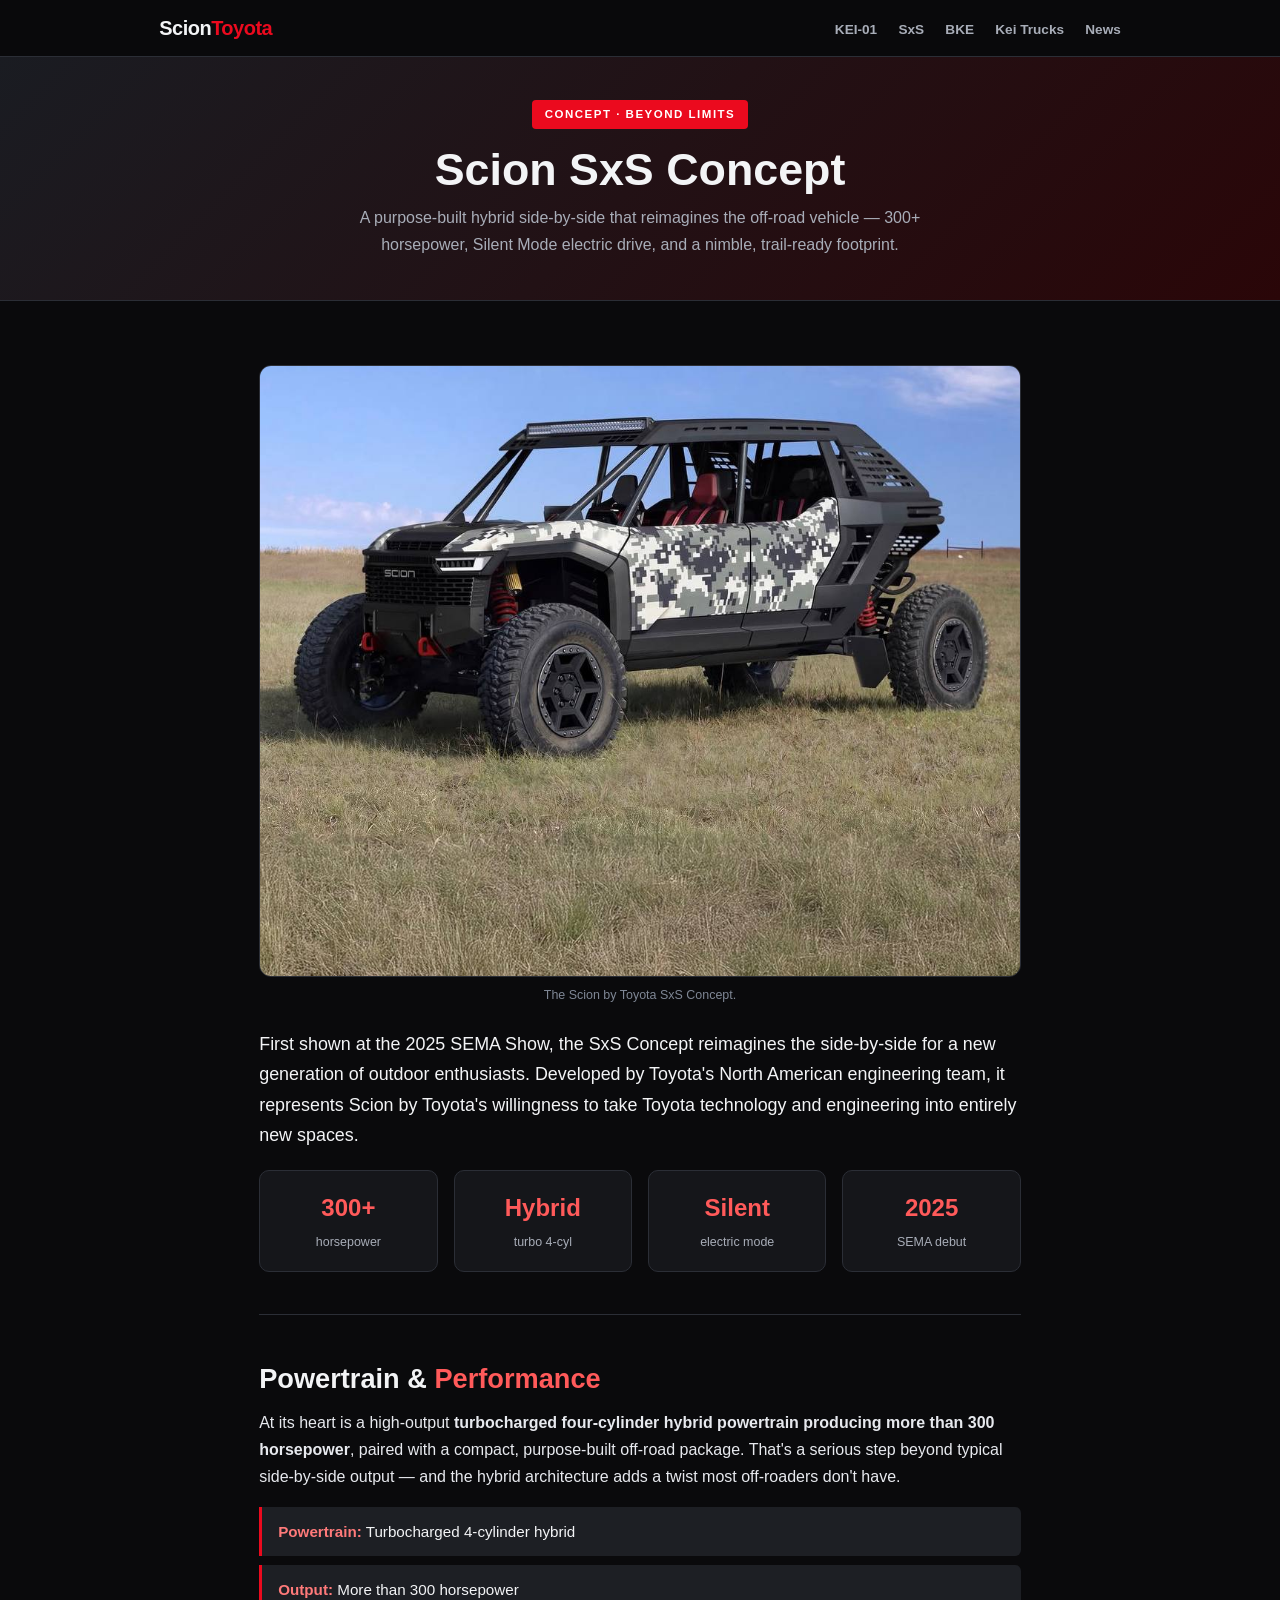
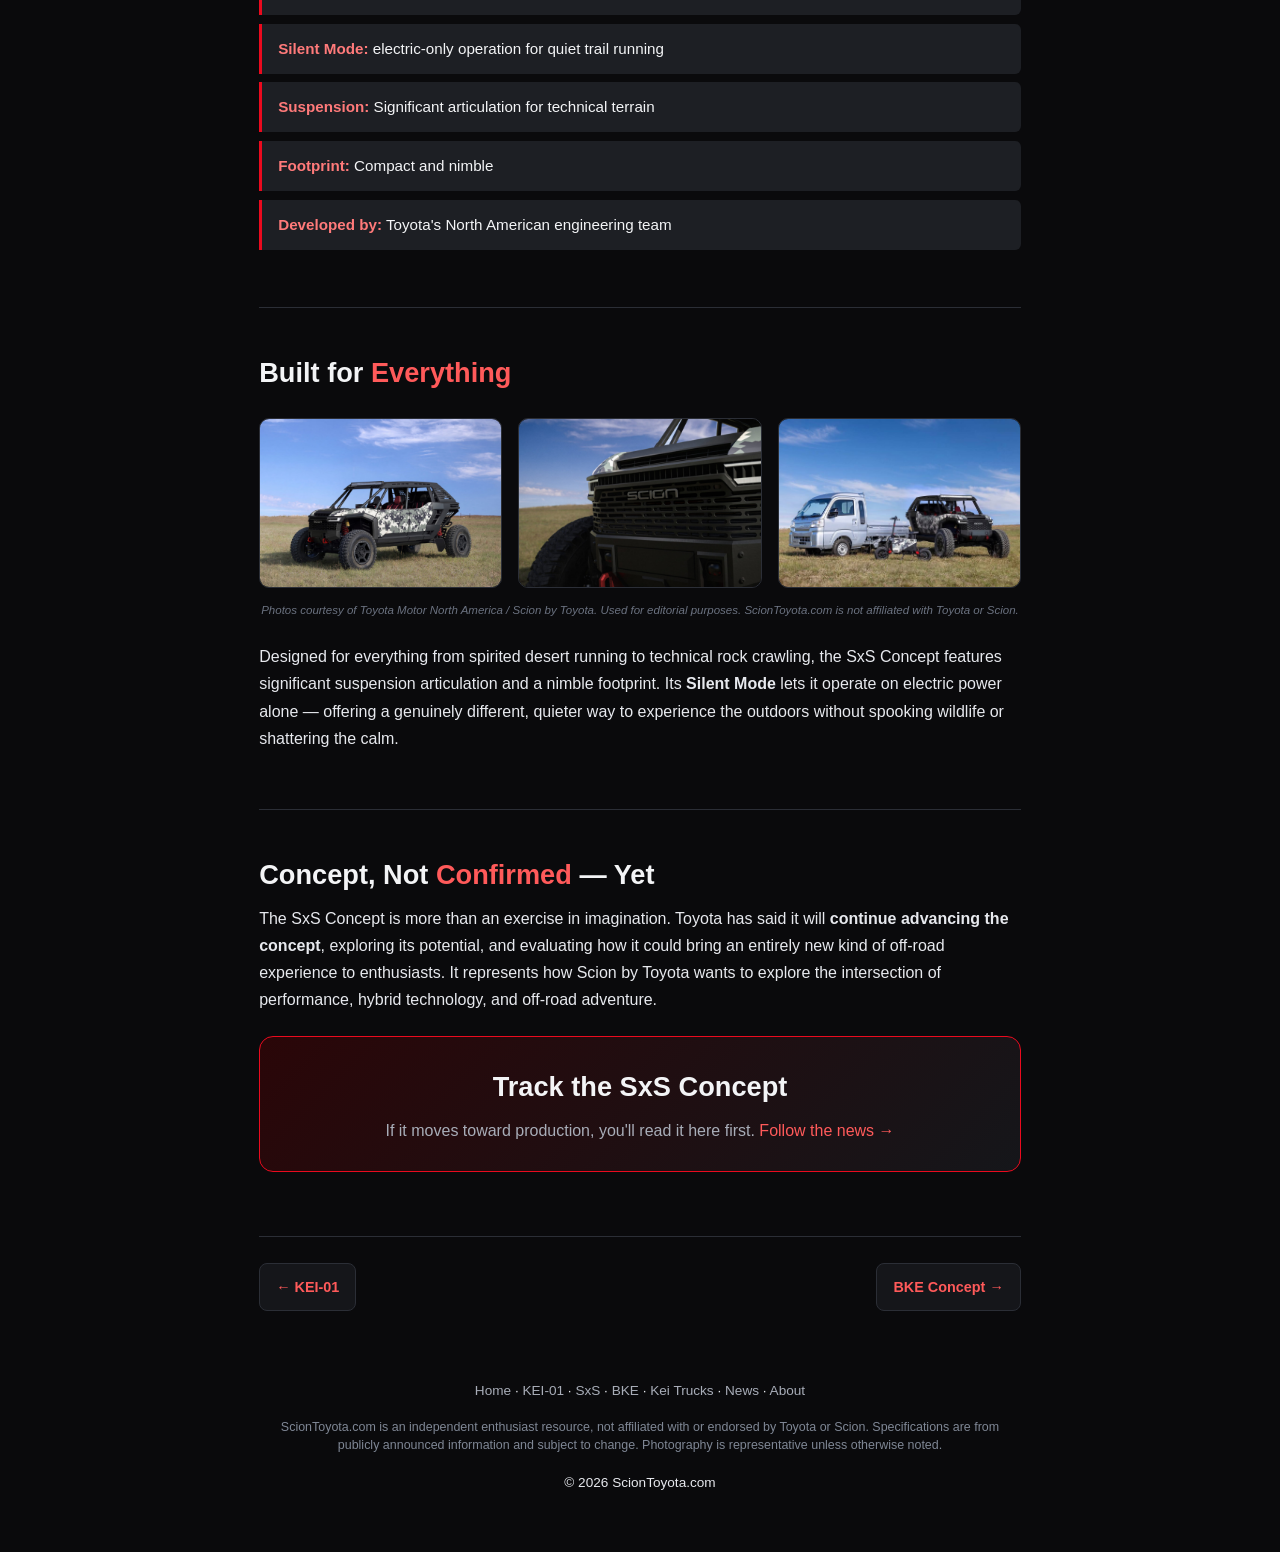
<file: sxs-concept/index.html>
<!DOCTYPE html>
<html lang="en">
<head>
<meta charset="UTF-8">
<meta name="viewport" content="width=device-width, initial-scale=1.0">
<title>Scion SxS Concept: 300+ HP Hybrid Off-Road Side-by-Side | ScionToyota.com</title>
<meta name="description" content="The Scion by Toyota SxS Concept: a 300+ hp turbocharged four-cylinder hybrid side-by-side with Silent Mode electric drive, big suspension articulation, and a nimble footprint. First shown at the 2025 SEMA Show.">
<link rel="canonical" href="https://sciontoyota.com/sxs-concept/">
<meta name="robots" content="index,follow">
<meta property="og:type" content="article">
<meta property="og:site_name" content="ScionToyota.com">
<meta property="og:title" content="Scion SxS Concept — 300+ HP Hybrid Off-Roader">
<meta property="og:description" content="A 300+ hp turbo-hybrid side-by-side with Silent Mode electric drive. Full SxS Concept breakdown.">
<meta property="og:url" content="https://sciontoyota.com/sxs-concept/">
<meta property="og:image" content="https://sciontoyota.com/assets/img/ig-sxs.jpg">
<link rel="stylesheet" href="/assets/style.css">
<script type="application/ld+json">
{"@context":"https://schema.org","@type":"Article","headline":"Scion SxS Concept: 300+ HP Hybrid Off-Road Side-by-Side","author":{"@type":"Organization","name":"ScionToyota.com"},"publisher":{"@type":"Organization","name":"ScionToyota.com","url":"https://sciontoyota.com"},"datePublished":"2026-11-12","dateModified":"2026-11-12","mainEntityOfPage":"https://sciontoyota.com/sxs-concept/"}
</script>
</head>
<body>
<header class="site">
  <div class="nav">
    <div class="logo"><a href="/" style="color:inherit">Scion<span>Toyota</span></a></div>
    <nav>
      <a href="/kei-01/">KEI-01</a>
      <a href="/sxs-concept/">SxS</a>
      <a href="/bke-concept/">BKE</a>
      <a href="/what-is-a-kei-truck/">Kei Trucks</a>
      <a href="/blog/">News</a>
    </nav>
  </div>
</header>

<div class="pagehead">
  <div class="wrap">
    <div class="badge">Concept · Beyond Limits</div>
    <h1>Scion SxS Concept</h1>
    <p>A purpose-built hybrid side-by-side that reimagines the off-road vehicle — 300+ horsepower, Silent Mode electric drive, and a nimble, trail-ready footprint.</p>
  </div>
</div>

<main class="wrap-narrow">
  <section>
    <figure>
      <img src="/assets/img/ig-sxs.jpg" alt="Scion by Toyota SxS Concept off-road side-by-side with roll cage and camo wrap" loading="lazy">
      <figcaption>The Scion by Toyota SxS Concept.</figcaption>
    </figure>
    <p class="lead">First shown at the 2025 SEMA Show, the SxS Concept reimagines the side-by-side for a new generation of outdoor enthusiasts. Developed by Toyota's North American engineering team, it represents Scion by Toyota's willingness to take Toyota technology and engineering into entirely new spaces.</p>

    <div class="factbar">
      <div class="fact"><div class="n">300+</div><div class="l">horsepower</div></div>
      <div class="fact"><div class="n">Hybrid</div><div class="l">turbo 4-cyl</div></div>
      <div class="fact"><div class="n">Silent</div><div class="l">electric mode</div></div>
      <div class="fact"><div class="n">2025</div><div class="l">SEMA debut</div></div>
    </div>
  </section>

  <section>
    <h2>Powertrain &amp; <span class="accent">Performance</span></h2>
    <p>At its heart is a high-output <strong>turbocharged four-cylinder hybrid powertrain producing more than 300 horsepower</strong>, paired with a compact, purpose-built off-road package. That's a serious step beyond typical side-by-side output — and the hybrid architecture adds a twist most off-roaders don't have.</p>
    <ul class="spec">
      <li><strong>Powertrain:</strong> Turbocharged 4-cylinder hybrid</li>
      <li><strong>Output:</strong> More than 300 horsepower</li>
      <li><strong>Silent Mode:</strong> electric-only operation for quiet trail running</li>
      <li><strong>Suspension:</strong> Significant articulation for technical terrain</li>
      <li><strong>Footprint:</strong> Compact and nimble</li>
      <li><strong>Developed by:</strong> Toyota's North American engineering team</li>
    </ul>
  </section>

  <section>
    <h2>Built for <span class="accent">Everything</span></h2>
    <div class="gallery">
      <img src="/assets/img/sxs-1.jpg" alt="Scion by Toyota SxS Concept, alternate view" loading="lazy">
      <img src="/assets/img/sxs-2.jpg" alt="Scion by Toyota SxS Concept front-end detail: SCION badge, grille, and off-road tire" loading="lazy">
      <img src="/assets/img/ig-lineup.jpg" alt="Scion by Toyota lineup: KEI-01, SxS Concept, and BKE Concept together" loading="lazy">
    </div>
    <p class="photo-credit">Photos courtesy of Toyota Motor North America / Scion by Toyota. Used for editorial purposes. ScionToyota.com is not affiliated with Toyota or Scion.</p>
    <p>Designed for everything from spirited desert running to technical rock crawling, the SxS Concept features significant suspension articulation and a nimble footprint. Its <strong>Silent Mode</strong> lets it operate on electric power alone — offering a genuinely different, quieter way to experience the outdoors without spooking wildlife or shattering the calm.</p>
  </section>

  <section>
    <h2>Concept, Not <span class="accent">Confirmed</span> — Yet</h2>
    <p>The SxS Concept is more than an exercise in imagination. Toyota has said it will <strong>continue advancing the concept</strong>, exploring its potential, and evaluating how it could bring an entirely new kind of off-road experience to enthusiasts. It represents how Scion by Toyota wants to explore the intersection of performance, hybrid technology, and off-road adventure.</p>
    <div class="cta">
      <h2>Track the SxS Concept</h2>
      <p style="margin-bottom:0;color:var(--muted)">If it moves toward production, you'll read it here first. <a href="/blog/">Follow the news →</a></p>
    </div>
  </section>

  <div class="prevnext">
    <a href="/kei-01/">← KEI-01</a>
    <a href="/bke-concept/">BKE Concept →</a>
  </div>
</main>

<footer>
  <div class="wrap">
    <p><a href="/">Home</a> · <a href="/kei-01/">KEI-01</a> · <a href="/sxs-concept/">SxS</a> · <a href="/bke-concept/">BKE</a> · <a href="/what-is-a-kei-truck/">Kei Trucks</a> · <a href="/blog/">News</a> · <a href="/about.html">About</a></p>
    <p class="disclaimer">ScionToyota.com is an independent enthusiast resource, not affiliated with or endorsed by Toyota or Scion. Specifications are from publicly announced information and subject to change. Photography is representative unless otherwise noted.</p>
    <p style="margin-top:1rem">&copy; 2026 ScionToyota.com</p>
  </div>
</footer>
</body>
</html>
</file>
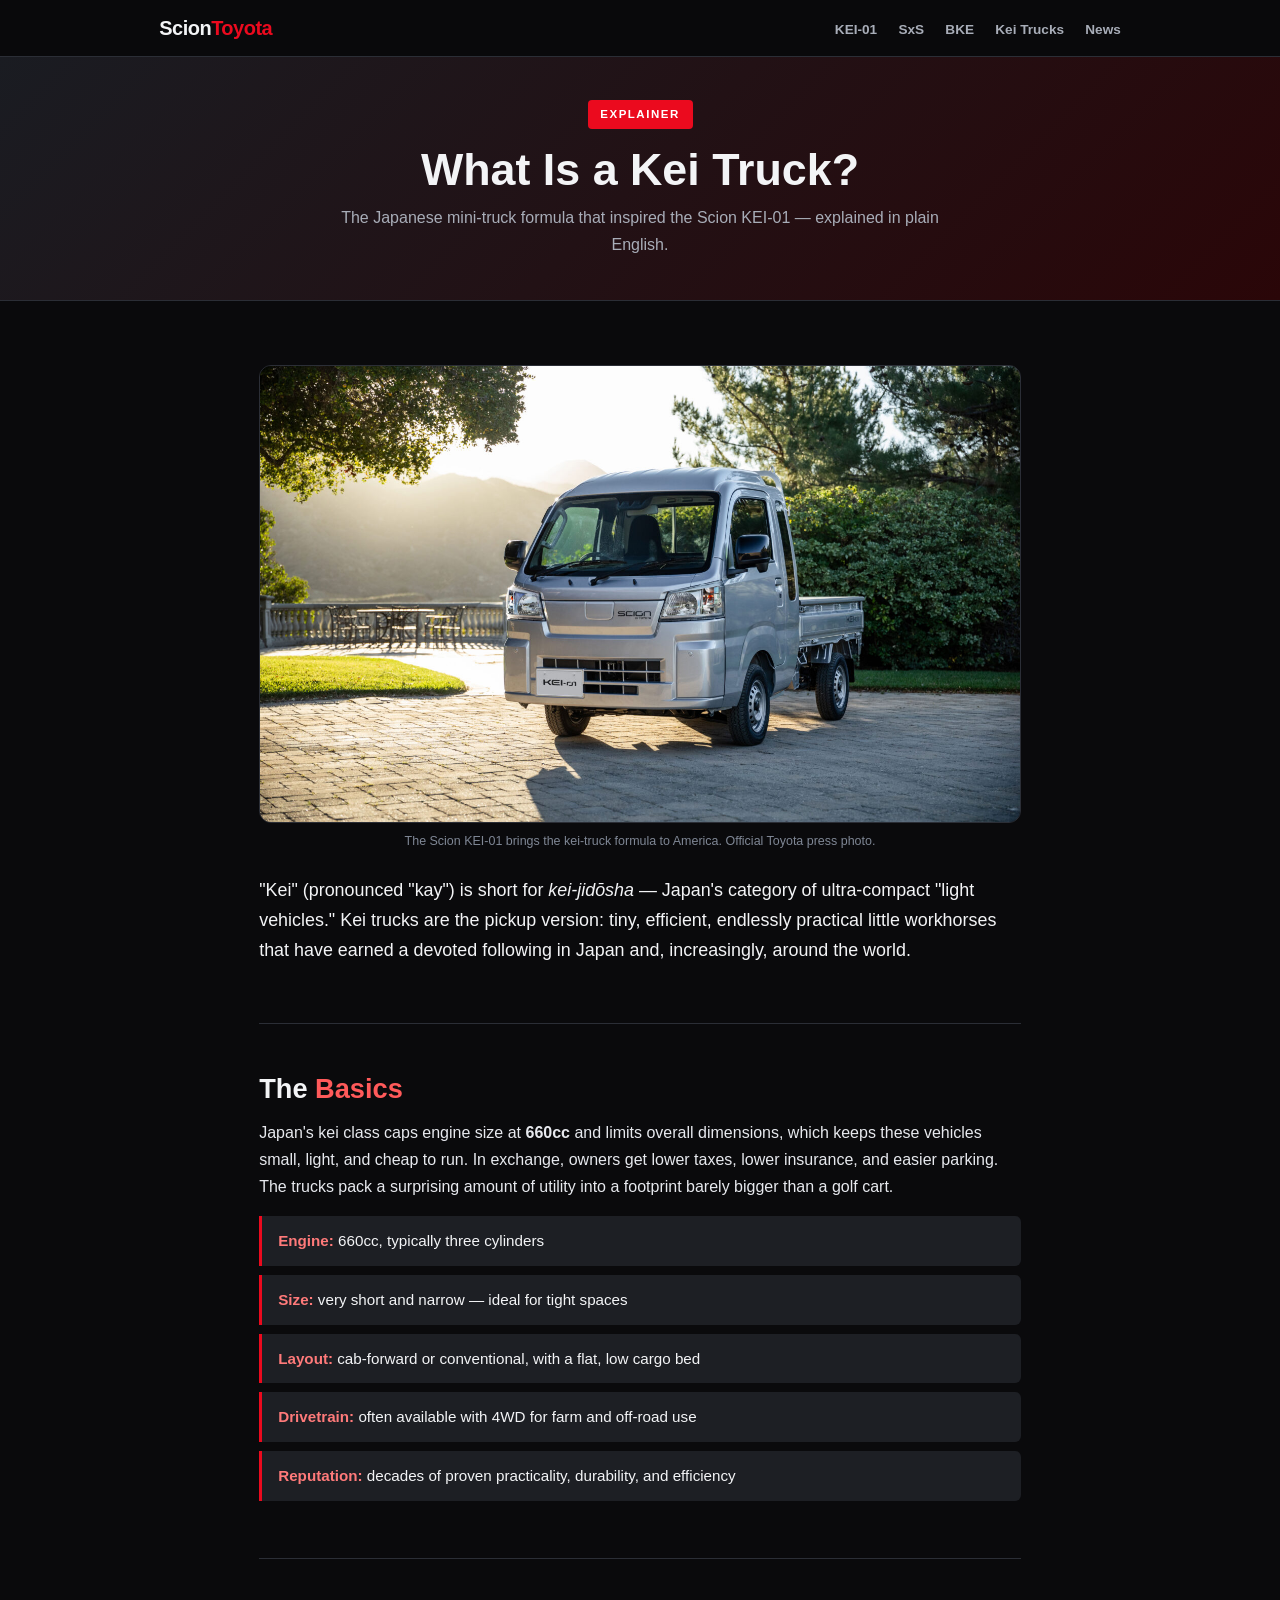
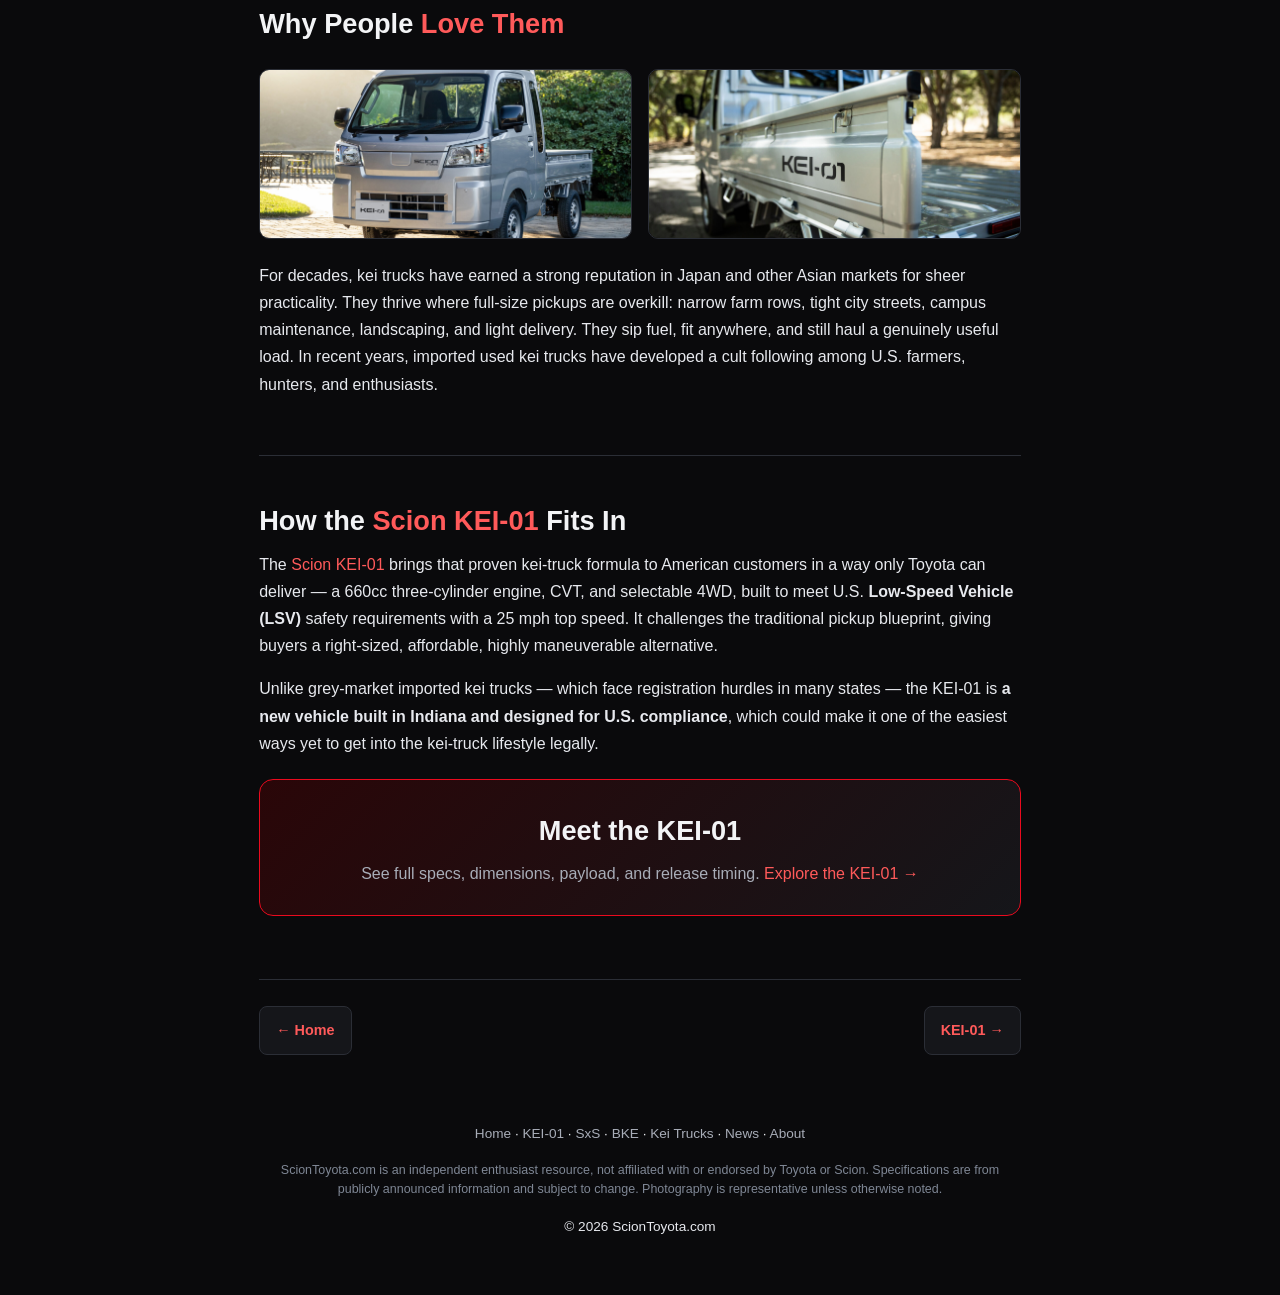
<file: what-is-a-kei-truck/index.html>
<!DOCTYPE html>
<html lang="en">
<head>
<meta charset="UTF-8">
<meta name="viewport" content="width=device-width, initial-scale=1.0">
<title>What Is a Kei Truck? The Japanese Mini-Truck Formula Behind the KEI-01 | ScionToyota.com</title>
<meta name="description" content="What is a kei truck? A plain-English guide to Japan's legendary 660cc mini trucks — why they're so popular, how they work, and how Toyota's new Scion KEI-01 brings the formula to America.">
<link rel="canonical" href="https://sciontoyota.com/what-is-a-kei-truck/">
<meta name="robots" content="index,follow">
<meta property="og:type" content="article">
<meta property="og:site_name" content="ScionToyota.com">
<meta property="og:title" content="What Is a Kei Truck? The Formula Behind the KEI-01">
<meta property="og:description" content="A plain-English guide to Japan's 660cc mini trucks and how the Scion KEI-01 brings them to America.">
<meta property="og:url" content="https://sciontoyota.com/what-is-a-kei-truck/">
<meta property="og:image" content="https://sciontoyota.com/assets/img/kei-5.jpg">
<link rel="stylesheet" href="/assets/style.css">
<script type="application/ld+json">
{"@context":"https://schema.org","@type":"Article","headline":"What Is a Kei Truck? The Japanese Mini-Truck Formula Behind the KEI-01","author":{"@type":"Organization","name":"ScionToyota.com"},"publisher":{"@type":"Organization","name":"ScionToyota.com","url":"https://sciontoyota.com"},"datePublished":"2026-11-12","dateModified":"2026-11-12","mainEntityOfPage":"https://sciontoyota.com/what-is-a-kei-truck/"}
</script>
</head>
<body>
<header class="site">
  <div class="nav">
    <div class="logo"><a href="/" style="color:inherit">Scion<span>Toyota</span></a></div>
    <nav>
      <a href="/kei-01/">KEI-01</a>
      <a href="/sxs-concept/">SxS</a>
      <a href="/bke-concept/">BKE</a>
      <a href="/what-is-a-kei-truck/">Kei Trucks</a>
      <a href="/blog/">News</a>
    </nav>
  </div>
</header>

<div class="pagehead">
  <div class="wrap">
    <div class="badge">Explainer</div>
    <h1>What Is a Kei Truck?</h1>
    <p>The Japanese mini-truck formula that inspired the Scion KEI-01 — explained in plain English.</p>
  </div>
</div>

<main class="wrap-narrow">
  <section>
    <figure>
      <img src="/assets/img/kei-5.jpg" alt="Scion KEI-01, a modern kei-class truck, exterior view" loading="lazy">
      <figcaption>The Scion KEI-01 brings the kei-truck formula to America. Official Toyota press photo.</figcaption>
    </figure>
    <p class="lead">"Kei" (pronounced "kay") is short for <em>kei-jidōsha</em> — Japan's category of ultra-compact "light vehicles." Kei trucks are the pickup version: tiny, efficient, endlessly practical little workhorses that have earned a devoted following in Japan and, increasingly, around the world.</p>
  </section>

  <section>
    <h2>The <span class="accent">Basics</span></h2>
    <p>Japan's kei class caps engine size at <strong>660cc</strong> and limits overall dimensions, which keeps these vehicles small, light, and cheap to run. In exchange, owners get lower taxes, lower insurance, and easier parking. The trucks pack a surprising amount of utility into a footprint barely bigger than a golf cart.</p>
    <ul class="spec">
      <li><strong>Engine:</strong> 660cc, typically three cylinders</li>
      <li><strong>Size:</strong> very short and narrow — ideal for tight spaces</li>
      <li><strong>Layout:</strong> cab-forward or conventional, with a flat, low cargo bed</li>
      <li><strong>Drivetrain:</strong> often available with 4WD for farm and off-road use</li>
      <li><strong>Reputation:</strong> decades of proven practicality, durability, and efficiency</li>
    </ul>
  </section>

  <section>
    <h2>Why People <span class="accent">Love Them</span></h2>
    <div class="gallery">
      <img src="/assets/img/kei-6.jpg" alt="Scion KEI-01 kei truck, front three-quarter view" loading="lazy">
      <img src="/assets/img/kei-4.jpg" alt="Scion KEI-01 cargo bed and drop-side gate" loading="lazy">
    </div>
    <p>For decades, kei trucks have earned a strong reputation in Japan and other Asian markets for sheer practicality. They thrive where full-size pickups are overkill: narrow farm rows, tight city streets, campus maintenance, landscaping, and light delivery. They sip fuel, fit anywhere, and still haul a genuinely useful load. In recent years, imported used kei trucks have developed a cult following among U.S. farmers, hunters, and enthusiasts.</p>
  </section>

  <section>
    <h2>How the <span class="accent">Scion KEI-01</span> Fits In</h2>
    <p>The <a href="/kei-01/">Scion KEI-01</a> brings that proven kei-truck formula to American customers in a way only Toyota can deliver — a 660cc three-cylinder engine, CVT, and selectable 4WD, built to meet U.S. <strong>Low-Speed Vehicle (LSV)</strong> safety requirements with a 25 mph top speed. It challenges the traditional pickup blueprint, giving buyers a right-sized, affordable, highly maneuverable alternative.</p>
    <p>Unlike grey-market imported kei trucks — which face registration hurdles in many states — the KEI-01 is <strong>a new vehicle built in Indiana and designed for U.S. compliance</strong>, which could make it one of the easiest ways yet to get into the kei-truck lifestyle legally.</p>
    <div class="cta">
      <h2>Meet the KEI-01</h2>
      <p style="margin-bottom:0;color:var(--muted)">See full specs, dimensions, payload, and release timing. <a href="/kei-01/">Explore the KEI-01 →</a></p>
    </div>
  </section>

  <div class="prevnext">
    <a href="/">← Home</a>
    <a href="/kei-01/">KEI-01 →</a>
  </div>
</main>

<footer>
  <div class="wrap">
    <p><a href="/">Home</a> · <a href="/kei-01/">KEI-01</a> · <a href="/sxs-concept/">SxS</a> · <a href="/bke-concept/">BKE</a> · <a href="/what-is-a-kei-truck/">Kei Trucks</a> · <a href="/blog/">News</a> · <a href="/about.html">About</a></p>
    <p class="disclaimer">ScionToyota.com is an independent enthusiast resource, not affiliated with or endorsed by Toyota or Scion. Specifications are from publicly announced information and subject to change. Photography is representative unless otherwise noted.</p>
    <p style="margin-top:1rem">&copy; 2026 ScionToyota.com</p>
  </div>
</footer>
</body>
</html>
</file>
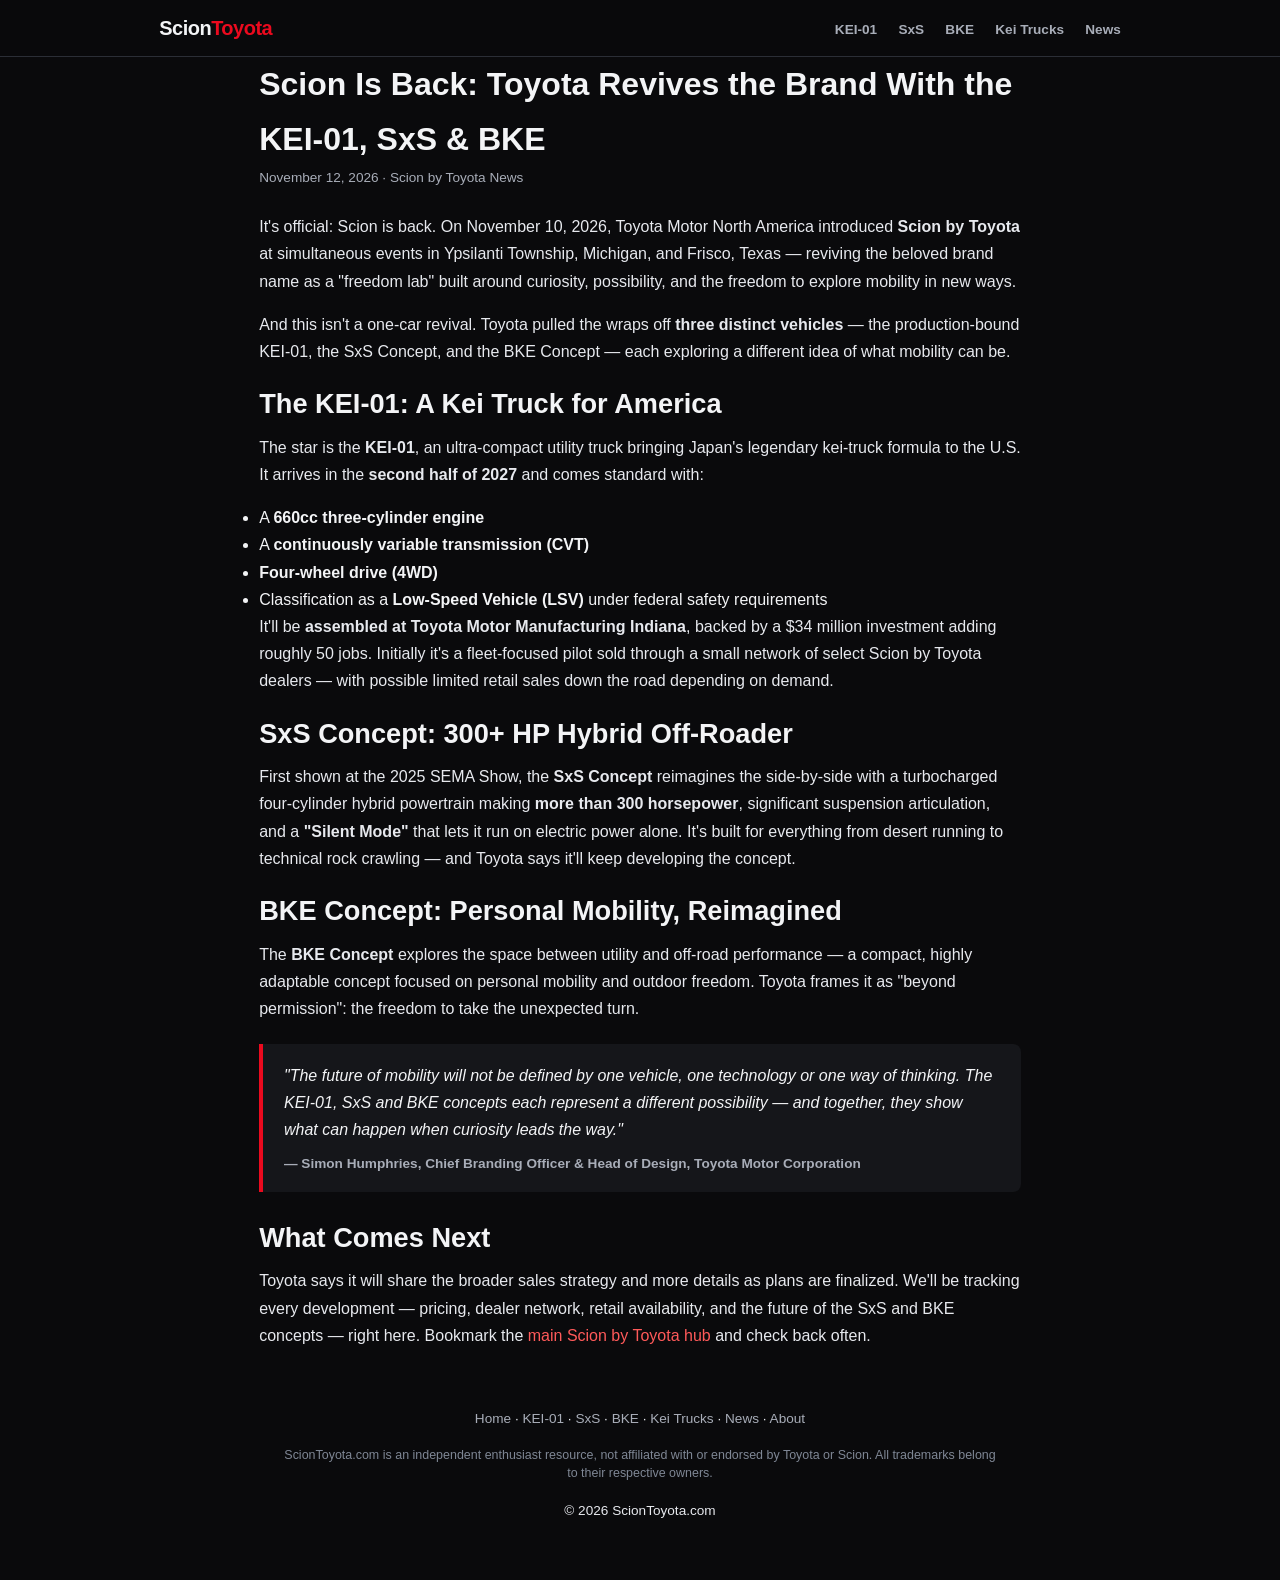
<file: blog/scion-by-toyota-returns-kei-01-sxs-bke/index.html>
<!DOCTYPE html>
<html lang="en">
<head>
<meta charset="UTF-8">
<meta name="viewport" content="width=device-width, initial-scale=1.0">
<title>Scion Is Back: Toyota Revives the Brand With the KEI-01, SxS &amp; BKE | ScionToyota.com</title>
<meta name="description" content="Toyota officially revived Scion as 'Scion by Toyota' on Nov 10, 2026, launching with the KEI-01 kei truck (660cc, 4WD, Indiana-built, 2027), a 300+ hp hybrid SxS, and the BKE concept. Full breakdown.">
<link rel="canonical" href="https://sciontoyota.com/blog/scion-by-toyota-returns-kei-01-sxs-bke/">
<meta name="robots" content="index,follow">
<meta property="og:type" content="article">
<meta property="og:site_name" content="ScionToyota.com">
<meta property="og:title" content="Scion Is Back: Toyota Revives the Brand With the KEI-01, SxS & BKE">
<meta property="og:url" content="https://sciontoyota.com/blog/scion-by-toyota-returns-kei-01-sxs-bke/">
<script type="application/ld+json">
{"@context":"https://schema.org","@type":"Article","headline":"Scion Is Back: Toyota Revives the Brand With the KEI-01, SxS & BKE","author":{"@type":"Organization","name":"ScionToyota.com"},"publisher":{"@type":"Organization","name":"ScionToyota.com","url":"https://sciontoyota.com"},"datePublished":"2026-11-12","dateModified":"2026-11-12","mainEntityOfPage":"https://sciontoyota.com/blog/scion-by-toyota-returns-kei-01-sxs-bke/"}
</script>
<link rel="stylesheet" href="/assets/style.css">
<style>main.wrap-narrow .date{color:var(--muted);font-size:.85rem;margin-bottom:1.5rem}</style>
</head>
<body>
<header class="site">
  <div class="nav">
    <div class="logo"><a href="/" style="color:inherit">Scion<span>Toyota</span></a></div>
    <nav>
      <a href="/kei-01/">KEI-01</a>
      <a href="/sxs-concept/">SxS</a>
      <a href="/bke-concept/">BKE</a>
      <a href="/what-is-a-kei-truck/">Kei Trucks</a>
      <a href="/blog/">News</a>
    </nav>
  </div>
</header>
<main class="wrap-narrow">
<h1>Scion Is Back: Toyota Revives the Brand With the KEI-01, SxS &amp; BKE</h1>
<div class="date">November 12, 2026 · Scion by Toyota News</div>

<p>It's official: Scion is back. On November 10, 2026, Toyota Motor North America introduced <strong>Scion by Toyota</strong> at simultaneous events in Ypsilanti Township, Michigan, and Frisco, Texas — reviving the beloved brand name as a "freedom lab" built around curiosity, possibility, and the freedom to explore mobility in new ways.</p>

<p>And this isn't a one-car revival. Toyota pulled the wraps off <strong>three distinct vehicles</strong> — the production-bound KEI-01, the SxS Concept, and the BKE Concept — each exploring a different idea of what mobility can be.</p>

<h2>The KEI-01: A Kei Truck for America</h2>
<p>The star is the <strong>KEI-01</strong>, an ultra-compact utility truck bringing Japan's legendary kei-truck formula to the U.S. It arrives in the <strong>second half of 2027</strong> and comes standard with:</p>
<ul>
  <li>A <strong>660cc three-cylinder engine</strong></li>
  <li>A <strong>continuously variable transmission (CVT)</strong></li>
  <li><strong>Four-wheel drive (4WD)</strong></li>
  <li>Classification as a <strong>Low-Speed Vehicle (LSV)</strong> under federal safety requirements</li>
</ul>
<p>It'll be <strong>assembled at Toyota Motor Manufacturing Indiana</strong>, backed by a $34 million investment adding roughly 50 jobs. Initially it's a fleet-focused pilot sold through a small network of select Scion by Toyota dealers — with possible limited retail sales down the road depending on demand.</p>

<h2>SxS Concept: 300+ HP Hybrid Off-Roader</h2>
<p>First shown at the 2025 SEMA Show, the <strong>SxS Concept</strong> reimagines the side-by-side with a turbocharged four-cylinder hybrid powertrain making <strong>more than 300 horsepower</strong>, significant suspension articulation, and a <strong>"Silent Mode"</strong> that lets it run on electric power alone. It's built for everything from desert running to technical rock crawling — and Toyota says it'll keep developing the concept.</p>

<h2>BKE Concept: Personal Mobility, Reimagined</h2>
<p>The <strong>BKE Concept</strong> explores the space between utility and off-road performance — a compact, highly adaptable concept focused on personal mobility and outdoor freedom. Toyota frames it as "beyond permission": the freedom to take the unexpected turn.</p>

<div class="quote">
  "The future of mobility will not be defined by one vehicle, one technology or one way of thinking. The KEI-01, SxS and BKE concepts each represent a different possibility — and together, they show what can happen when curiosity leads the way."
  <cite>— Simon Humphries, Chief Branding Officer &amp; Head of Design, Toyota Motor Corporation</cite>
</div>

<h2>What Comes Next</h2>
<p>Toyota says it will share the broader sales strategy and more details as plans are finalized. We'll be tracking every development — pricing, dealer network, retail availability, and the future of the SxS and BKE concepts — right here. Bookmark the <a href="/">main Scion by Toyota hub</a> and check back often.</p>

</main>
<footer>
  <div class="wrap">
    <p><a href="/">Home</a> · <a href="/kei-01/">KEI-01</a> · <a href="/sxs-concept/">SxS</a> · <a href="/bke-concept/">BKE</a> · <a href="/what-is-a-kei-truck/">Kei Trucks</a> · <a href="/blog/">News</a> · <a href="/about.html">About</a></p>
    <p class="disclaimer">ScionToyota.com is an independent enthusiast resource, not affiliated with or endorsed by Toyota or Scion. All trademarks belong to their respective owners.</p>
    <p style="margin-top:1rem">&copy; 2026 ScionToyota.com</p>
  </div>
</footer>
</body>
</html>
</file>
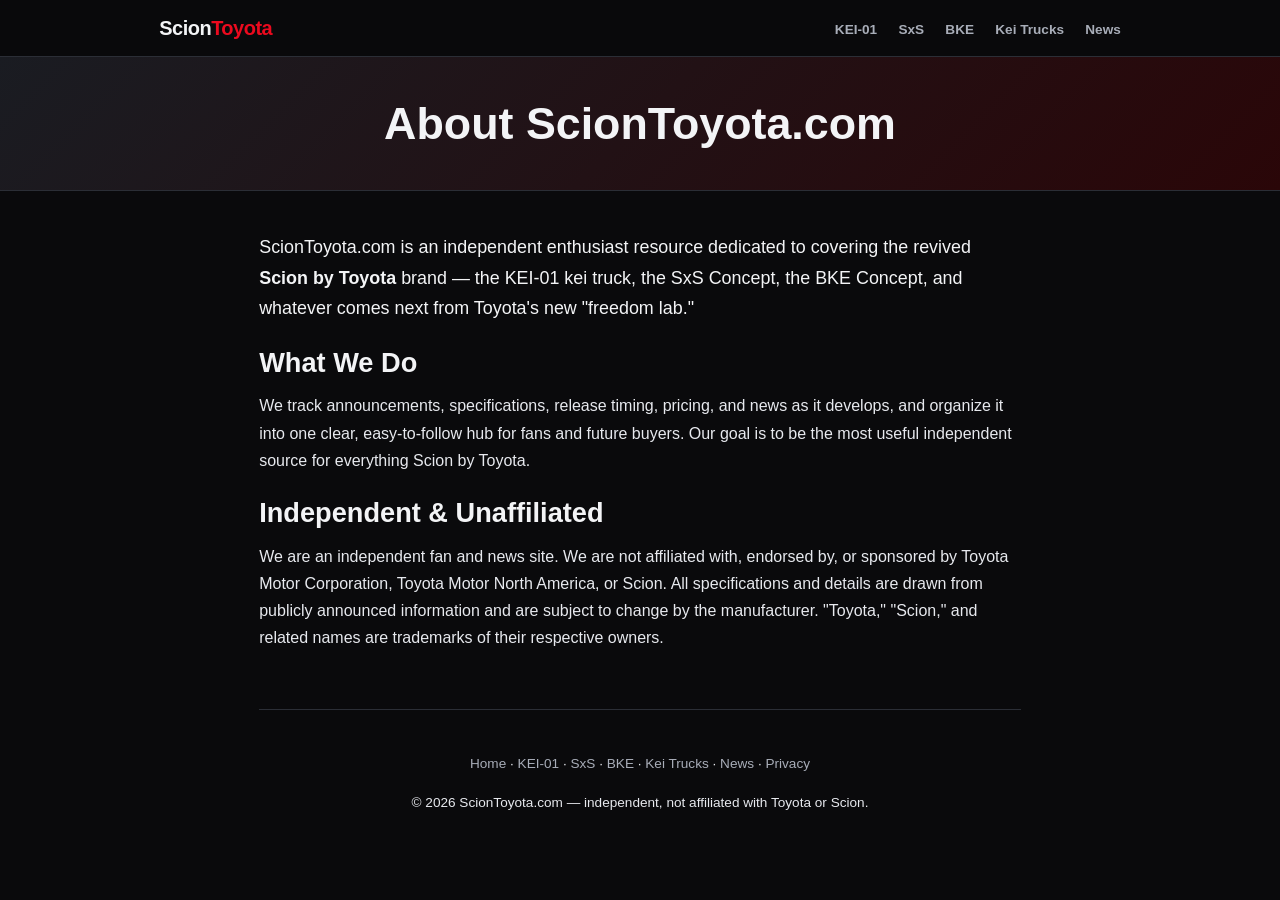
<file: about.html>
<!DOCTYPE html>
<html lang="en">
<head>
<meta charset="UTF-8">
<meta name="viewport" content="width=device-width, initial-scale=1.0">
<title>About ScionToyota.com — Independent Scion by Toyota Resource</title>
<meta name="description" content="About ScionToyota.com, an independent enthusiast news and information resource covering the revived Scion by Toyota brand and its vehicles.">
<link rel="canonical" href="https://sciontoyota.com/about.html">
<meta name="robots" content="index,follow">
<link rel="stylesheet" href="/assets/style.css">
</head>
<body>
<header class="site">
  <div class="nav">
    <div class="logo"><a href="/" style="color:inherit">Scion<span>Toyota</span></a></div>
    <nav>
      <a href="/kei-01/">KEI-01</a>
      <a href="/sxs-concept/">SxS</a>
      <a href="/bke-concept/">BKE</a>
      <a href="/what-is-a-kei-truck/">Kei Trucks</a>
      <a href="/blog/">News</a>
    </nav>
  </div>
</header>
<div class="pagehead"><div class="wrap"><h1>About ScionToyota.com</h1></div></div>
<main class="wrap-narrow">
<section>
<p class="lead">ScionToyota.com is an independent enthusiast resource dedicated to covering the revived <strong>Scion by Toyota</strong> brand — the KEI-01 kei truck, the SxS Concept, the BKE Concept, and whatever comes next from Toyota's new "freedom lab."</p>
<h2>What We Do</h2>
<p>We track announcements, specifications, release timing, pricing, and news as it develops, and organize it into one clear, easy-to-follow hub for fans and future buyers. Our goal is to be the most useful independent source for everything Scion by Toyota.</p>
<h2>Independent &amp; Unaffiliated</h2>
<p>We are an independent fan and news site. We are not affiliated with, endorsed by, or sponsored by Toyota Motor Corporation, Toyota Motor North America, or Scion. All specifications and details are drawn from publicly announced information and are subject to change by the manufacturer. "Toyota," "Scion," and related names are trademarks of their respective owners.</p>
</section>
</main>
<footer>
  <div class="wrap">
    <p><a href="/">Home</a> · <a href="/kei-01/">KEI-01</a> · <a href="/sxs-concept/">SxS</a> · <a href="/bke-concept/">BKE</a> · <a href="/what-is-a-kei-truck/">Kei Trucks</a> · <a href="/blog/">News</a> · <a href="/privacy.html">Privacy</a></p>
    <p style="margin-top:1rem">&copy; 2026 ScionToyota.com — independent, not affiliated with Toyota or Scion.</p>
  </div>
</footer>
</body>
</html>
</file>
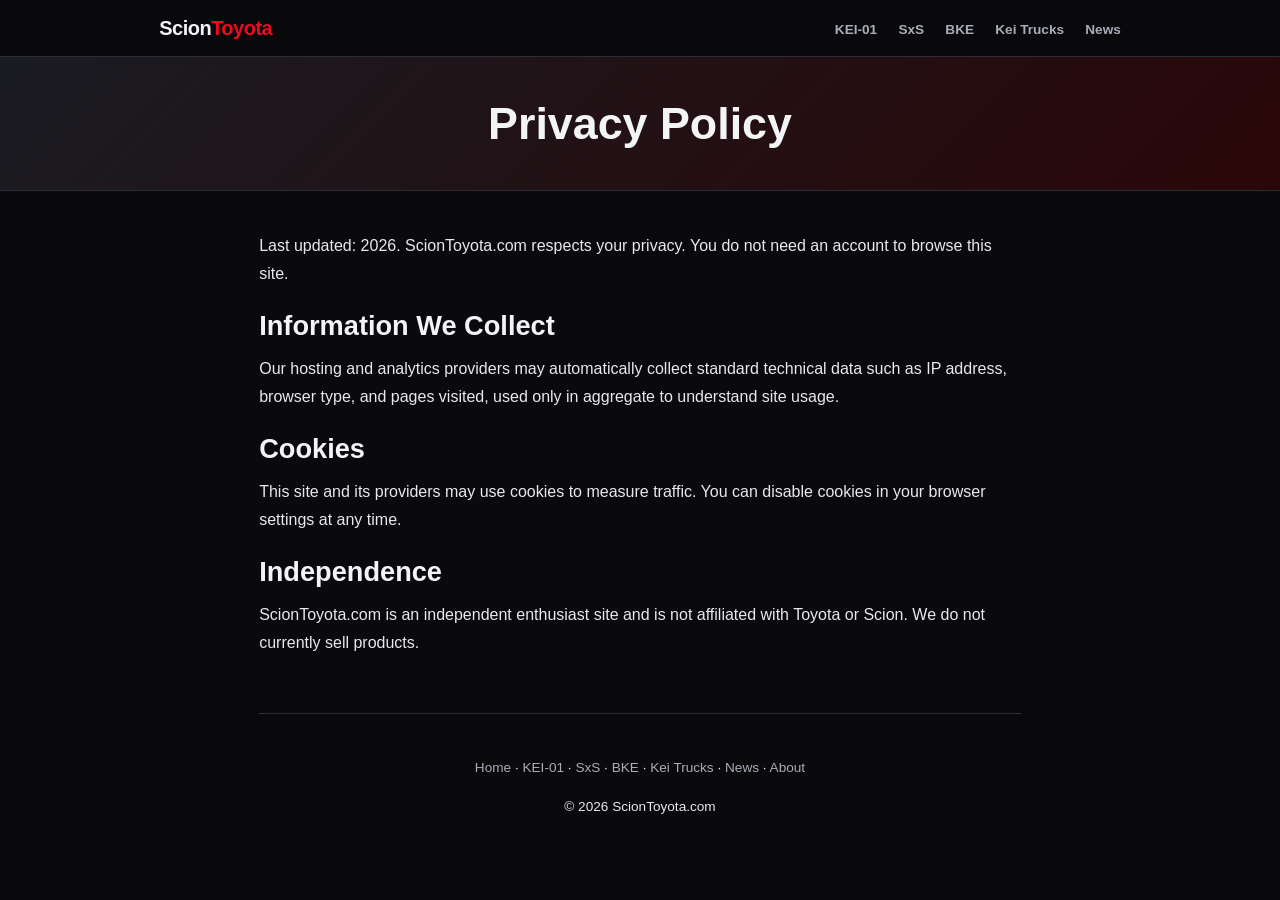
<file: privacy.html>
<!DOCTYPE html>
<html lang="en">
<head>
<meta charset="UTF-8">
<meta name="viewport" content="width=device-width, initial-scale=1.0">
<title>Privacy Policy — ScionToyota.com</title>
<meta name="description" content="Privacy policy for ScionToyota.com — how we handle data and cookies.">
<link rel="canonical" href="https://sciontoyota.com/privacy.html">
<meta name="robots" content="index,follow">
<link rel="stylesheet" href="/assets/style.css">
</head>
<body>
<header class="site">
  <div class="nav">
    <div class="logo"><a href="/" style="color:inherit">Scion<span>Toyota</span></a></div>
    <nav>
      <a href="/kei-01/">KEI-01</a>
      <a href="/sxs-concept/">SxS</a>
      <a href="/bke-concept/">BKE</a>
      <a href="/what-is-a-kei-truck/">Kei Trucks</a>
      <a href="/blog/">News</a>
    </nav>
  </div>
</header>
<div class="pagehead"><div class="wrap"><h1>Privacy Policy</h1></div></div>
<main class="wrap-narrow">
<section>
<p>Last updated: 2026. ScionToyota.com respects your privacy. You do not need an account to browse this site.</p>
<h2>Information We Collect</h2>
<p>Our hosting and analytics providers may automatically collect standard technical data such as IP address, browser type, and pages visited, used only in aggregate to understand site usage.</p>
<h2>Cookies</h2>
<p>This site and its providers may use cookies to measure traffic. You can disable cookies in your browser settings at any time.</p>
<h2>Independence</h2>
<p>ScionToyota.com is an independent enthusiast site and is not affiliated with Toyota or Scion. We do not currently sell products.</p>
</section>
</main>
<footer>
  <div class="wrap">
    <p><a href="/">Home</a> · <a href="/kei-01/">KEI-01</a> · <a href="/sxs-concept/">SxS</a> · <a href="/bke-concept/">BKE</a> · <a href="/what-is-a-kei-truck/">Kei Trucks</a> · <a href="/blog/">News</a> · <a href="/about.html">About</a></p>
    <p style="margin-top:1rem">&copy; 2026 ScionToyota.com</p>
  </div>
</footer>
</body>
</html>
</file>
<file: assets/style.css>
*,*::before,*::after{box-sizing:border-box;margin:0;padding:0}
:root{--red:#eb0a1e;--red-d:#c00;--ink:#0a0a0c;--panel:#15161a;--panel2:#1d1f24;--text:#f3f4f6;--muted:#a8adb8;--line:#2b2e36}
body{font-family:-apple-system,BlinkMacSystemFont,'Segoe UI',Roboto,Arial,sans-serif;background:var(--ink);color:var(--text);line-height:1.7}
a{color:#ff5a5a;text-decoration:none}a:hover{text-decoration:underline}
img{max-width:100%;height:auto;display:block}
.wrap{max-width:1000px;margin:0 auto;padding:0 1.2rem}
.wrap-narrow{max-width:800px;margin:0 auto;padding:0 1.2rem}
header.site{position:sticky;top:0;z-index:50;background:rgba(10,10,12,.94);backdrop-filter:blur(8px);border-bottom:1px solid var(--line)}
.nav{max-width:1000px;margin:0 auto;display:flex;align-items:center;justify-content:space-between;padding:.7rem 1.2rem;flex-wrap:wrap;gap:.5rem}
.logo{font-weight:900;font-size:1.25rem;letter-spacing:-.5px}.logo span{color:var(--red)}
.nav nav a{color:var(--muted);font-size:.85rem;font-weight:600;margin-left:1.05rem}
.nav nav a:hover{color:#fff}
.hero-img{position:relative;min-height:62vh;display:flex;align-items:flex-end;background-size:cover;background-position:center;border-bottom:1px solid var(--line)}
.hero-img::after{content:"";position:absolute;inset:0;background:linear-gradient(180deg,rgba(10,10,12,.35),rgba(10,10,12,.92))}
.hero-img .inner{position:relative;z-index:2;width:100%;padding:2.5rem 0 2.8rem}
.badge{display:inline-block;background:var(--red);color:#fff;font-weight:800;font-size:.72rem;letter-spacing:1.5px;text-transform:uppercase;padding:.3rem .8rem;border-radius:4px;margin-bottom:1rem}
.hero-img h1{font-size:clamp(2rem,5.2vw,3.4rem);font-weight:900;line-height:1.07;margin-bottom:1rem;max-width:860px}
.hero-img h1 em{color:#ff5a5a;font-style:normal}
.hero-img p{color:#e7e9ee;font-size:1.12rem;max-width:680px;margin-bottom:1rem}
.hero-img .meta{color:#c3c8d2;font-size:.85rem}
.pagehead{background:linear-gradient(135deg,#1a1c22,#2a0608);padding:2.6rem 0;border-bottom:1px solid var(--line);text-align:center}
.pagehead h1{font-size:clamp(1.8rem,4.6vw,2.8rem);font-weight:900;line-height:1.1}
.pagehead p{color:var(--muted);max-width:640px;margin:.6rem auto 0}
section{padding:2.6rem 0;border-bottom:1px solid var(--line)}
h2{font-size:1.7rem;font-weight:800;margin-bottom:.4rem}
h2 .accent{color:#ff5a5a}
h3{font-size:1.25rem;font-weight:800;margin:1.4rem 0 .5rem}
.sub{color:var(--muted);margin-bottom:1.2rem}
p{margin-bottom:1rem;color:#e7e9ee}
.lead{font-size:1.12rem;color:var(--text)}
figure{margin:1.4rem 0}
figure img{border-radius:12px;border:1px solid var(--line);width:100%;object-fit:cover}
/* Cap lead/hero vehicle photo HEIGHT only; keep full width. Anchor crop to BOTTOM so the
   height cap trims empty sky up top, never the vehicle's wheels/body at the bottom. */
main.wrap-narrow section:first-of-type figure img{max-height:68vh;object-fit:cover;object-position:center bottom}
figcaption{color:#7f8795;font-size:.78rem;margin-top:.5rem;text-align:center}
.photo-credit{color:#6b7280;font-size:.72rem;text-align:center;margin:.3rem 0 1.4rem;font-style:italic}
.gallery + .photo-credit{margin-top:-.6rem}
.vehicles{display:grid;grid-template-columns:repeat(auto-fit,minmax(280px,1fr));gap:1.3rem;margin-top:1.4rem}
.vcard{background:var(--panel);border:1px solid var(--line);border-radius:14px;overflow:hidden;display:flex;flex-direction:column}
.vcard .ph{height:300px;background-size:contain;background-repeat:no-repeat;background-position:center;background-color:#0b0d12}
.vcard .bd{padding:1.3rem;display:flex;flex-direction:column;flex:1}
.vcard .tag{font-size:.7rem;font-weight:800;letter-spacing:1px;text-transform:uppercase;color:var(--red);margin-bottom:.35rem}
.vcard h3{font-size:1.3rem;font-weight:900;margin:0 0 .3rem}
.vcard .status{font-size:.78rem;color:var(--muted);margin-bottom:.7rem}
.vcard p{font-size:.92rem;color:#d7dae1;margin-bottom:1rem;flex:1}
.vcard a.more{font-weight:700;color:#ff5a5a;font-size:.88rem}
ul.spec{list-style:none;margin:1rem 0;display:grid;gap:.55rem}
ul.spec li{padding:.75rem 1rem;background:var(--panel2);border-left:3px solid var(--red);border-radius:0 6px 6px 0;font-size:.95rem}
ul.spec li strong{color:#ff7a7a}
ul.bul{margin:0 0 1.2rem 1.3rem}ul.bul li{margin-bottom:.45rem;color:#e7e9ee}
.quote{border-left:4px solid var(--red);background:var(--panel);padding:1.1rem 1.3rem;margin:1.4rem 0;font-style:italic;border-radius:0 8px 8px 0}
.quote cite{display:block;margin-top:.5rem;font-style:normal;font-weight:700;color:var(--muted);font-size:.85rem}
.factbar{display:grid;grid-template-columns:repeat(auto-fit,minmax(140px,1fr));gap:1rem;margin-top:1.2rem}
.fact{background:var(--panel);border:1px solid var(--line);border-radius:10px;padding:1.1rem;text-align:center}
.fact .n{font-size:1.5rem;font-weight:900;color:#ff5a5a}
.fact .l{font-size:.78rem;color:var(--muted);margin-top:.2rem}
.cta{background:linear-gradient(135deg,#2a0608,#15161a);border:1px solid var(--red);border-radius:14px;padding:1.7rem;margin:1.4rem 0;text-align:center}
.cta h2{margin-bottom:.4rem}
.gallery{display:grid;grid-template-columns:repeat(auto-fit,minmax(220px,1fr));gap:1rem;margin:1.4rem 0}
.gallery img{border-radius:10px;border:1px solid var(--line);height:170px;width:100%;object-fit:cover}
.prevnext{display:flex;justify-content:space-between;gap:1rem;margin:1.6rem 0;flex-wrap:wrap}
.prevnext a{background:var(--panel);border:1px solid var(--line);border-radius:8px;padding:.7rem 1rem;font-weight:600;font-size:.9rem}
footer{padding:2.6rem 0;text-align:center;color:var(--muted);font-size:.85rem}
footer a{color:var(--muted)}
.disclaimer{font-size:.78rem;color:#7f8795;max-width:720px;margin:1rem auto 0;line-height:1.5}
</file>
